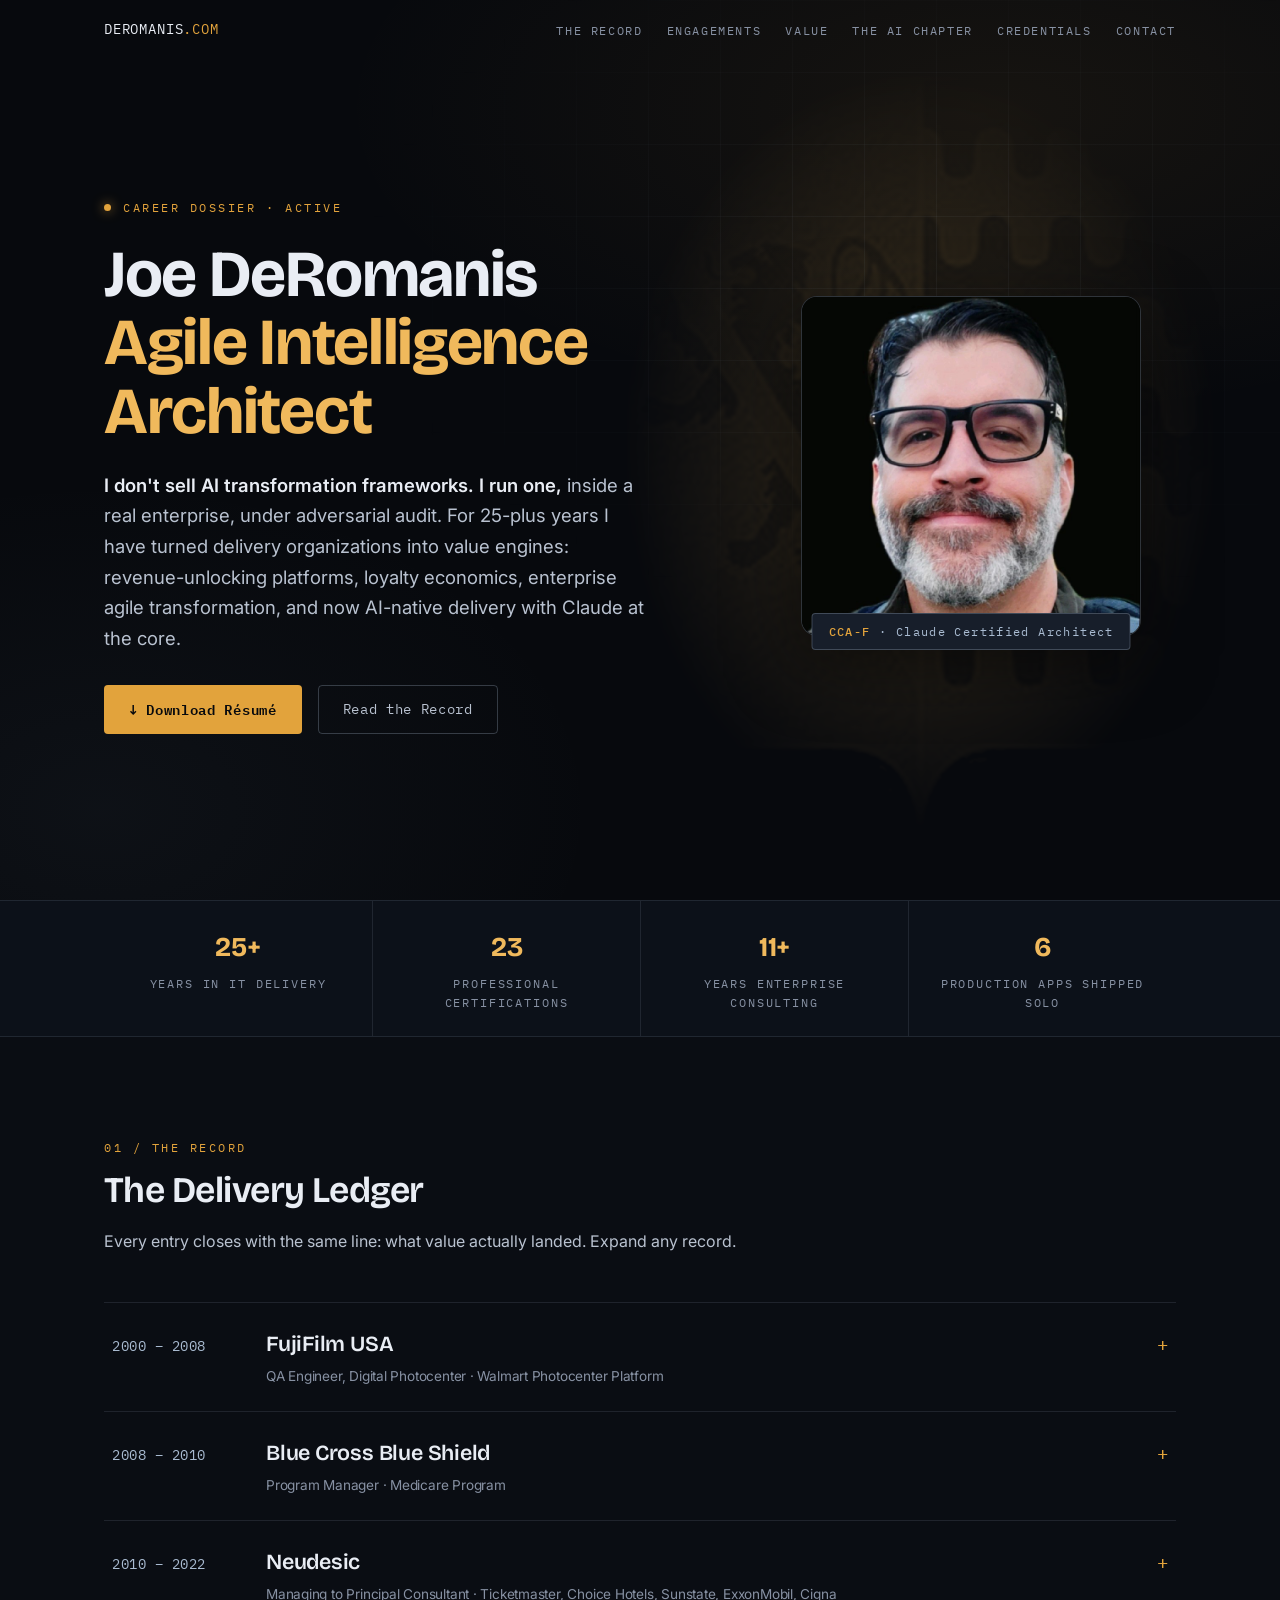
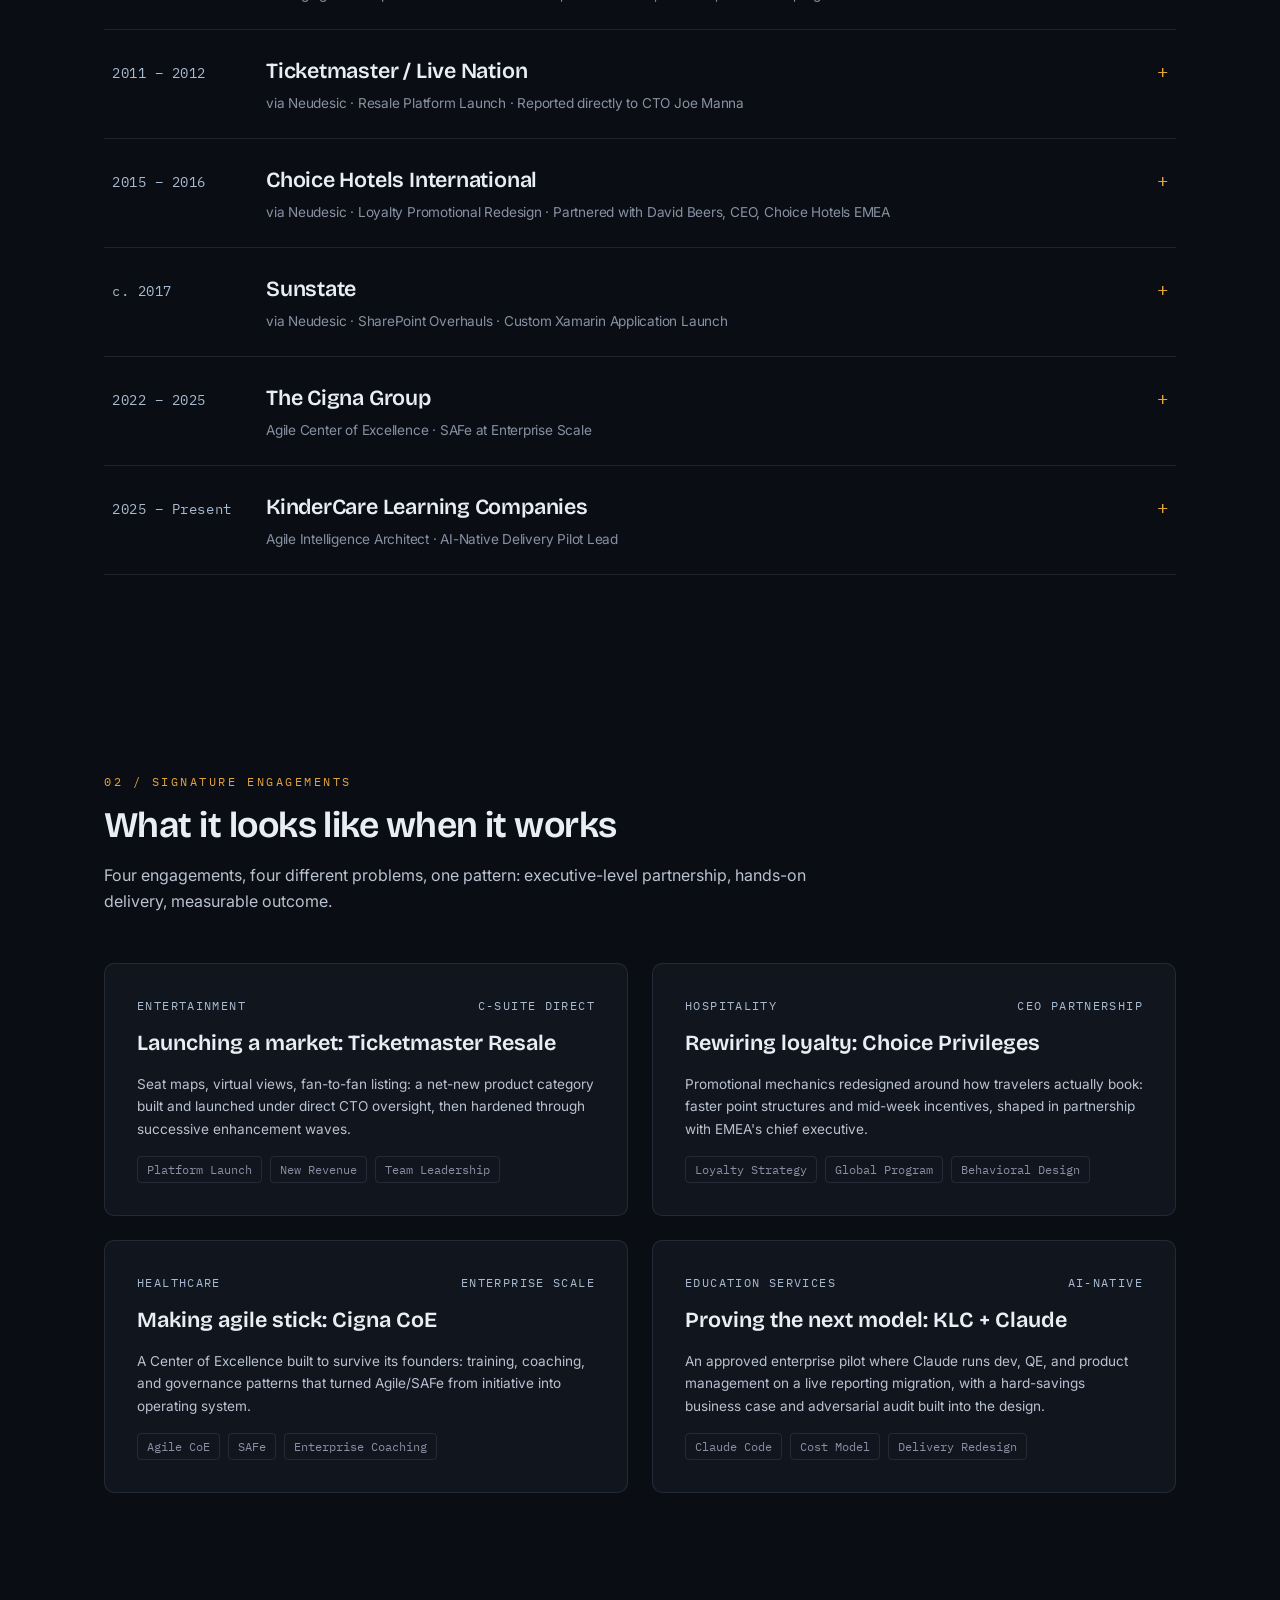
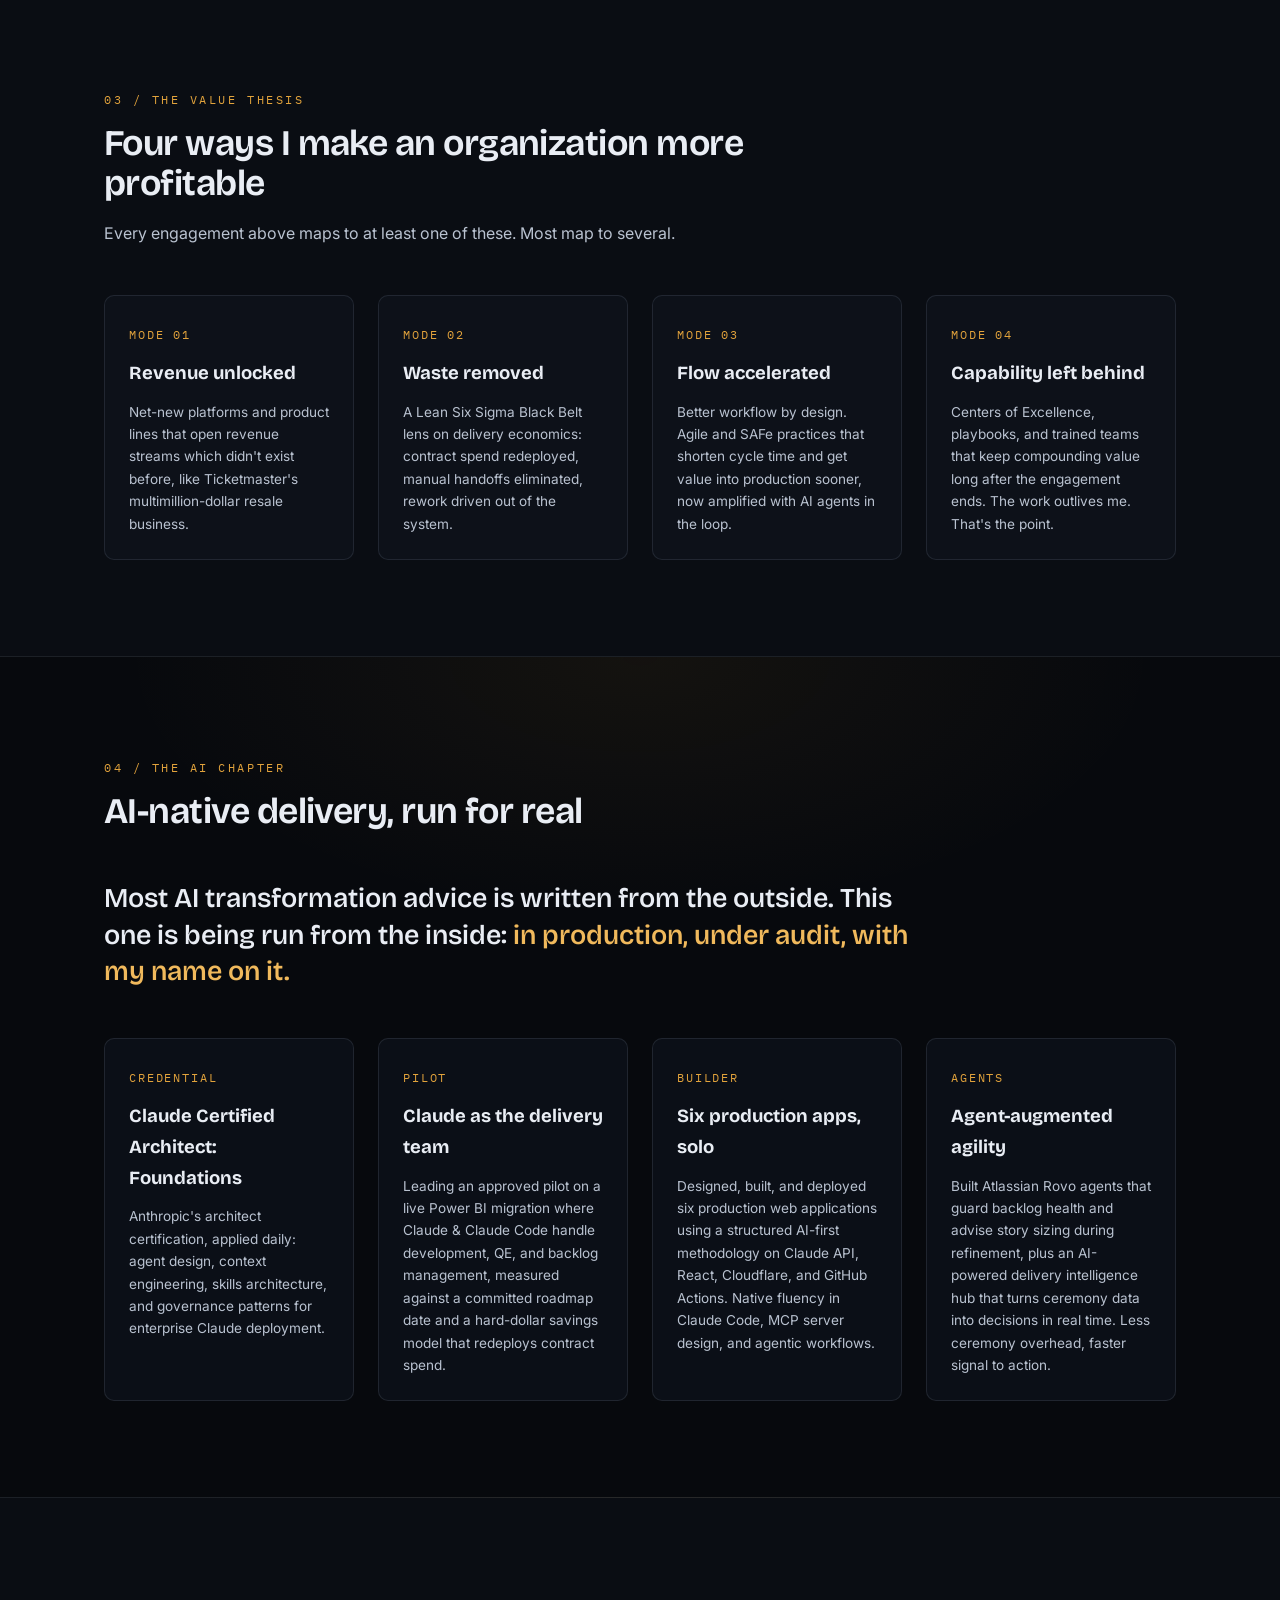
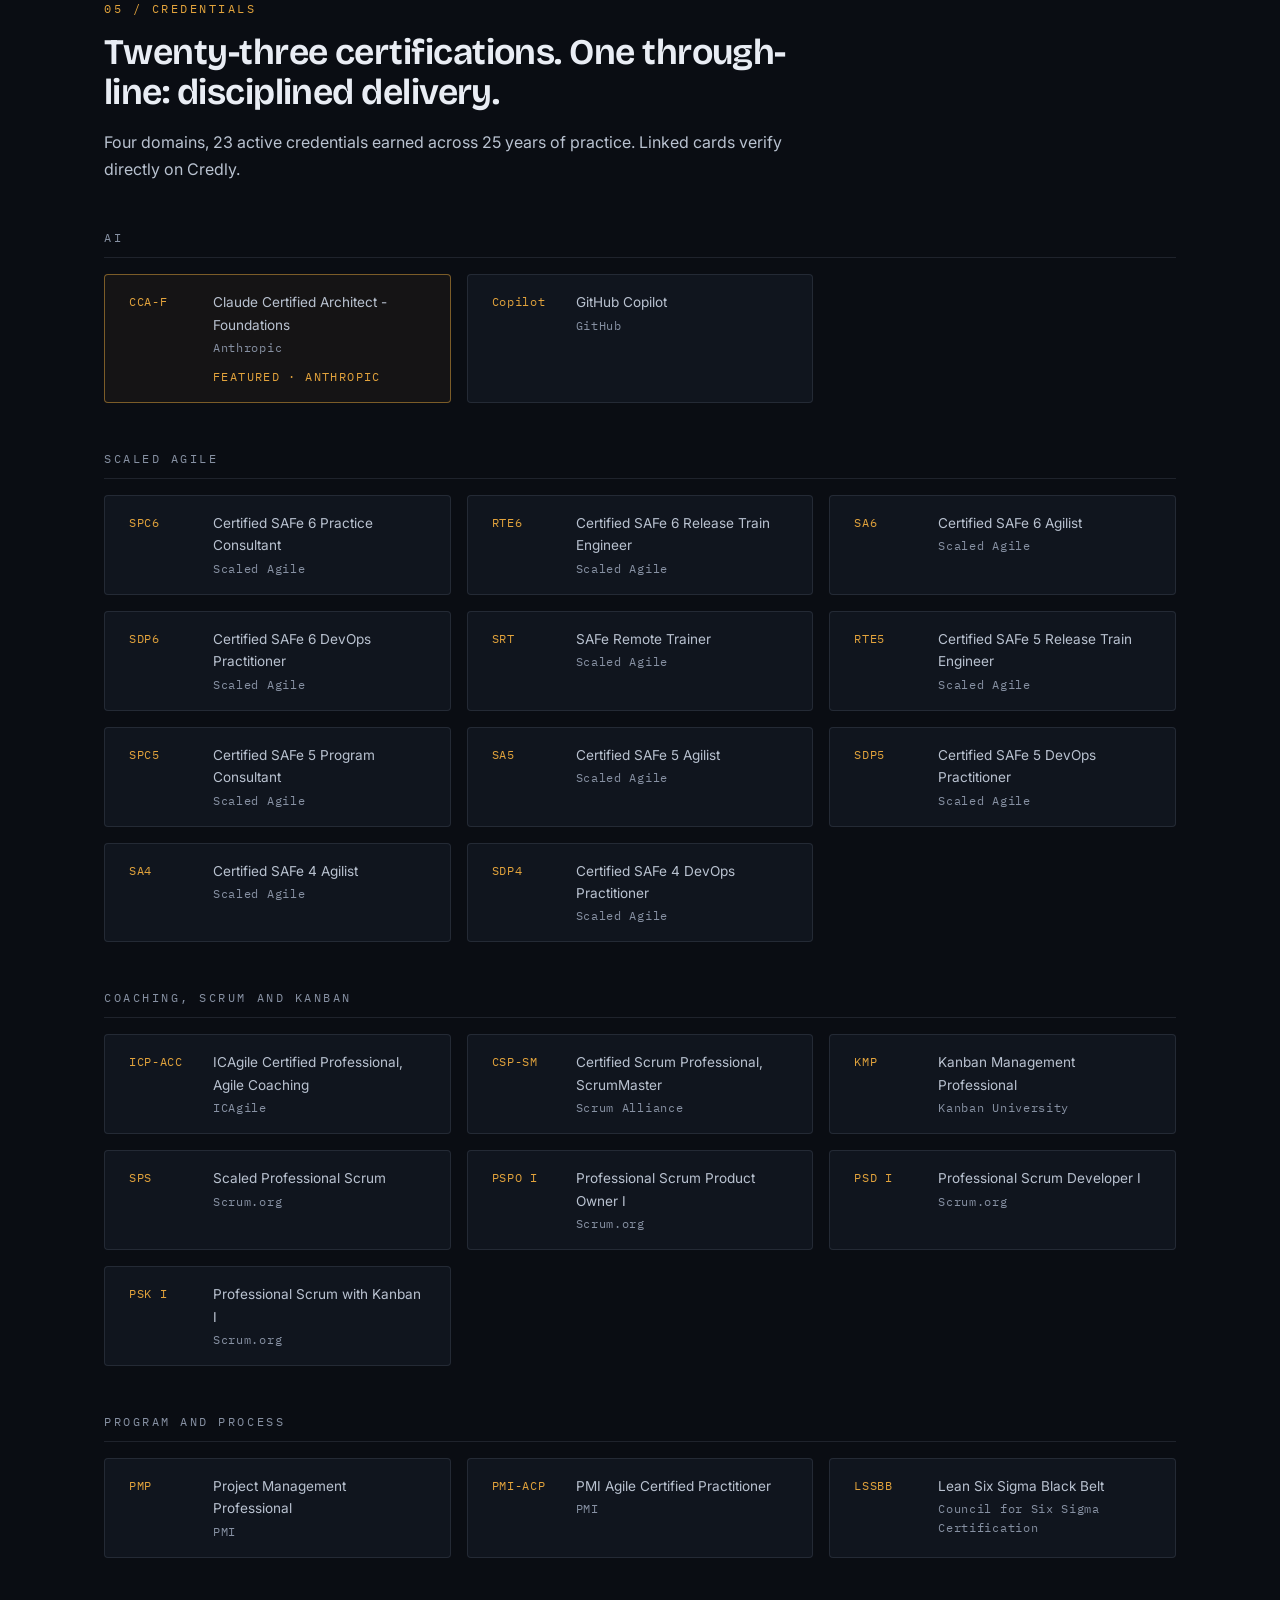
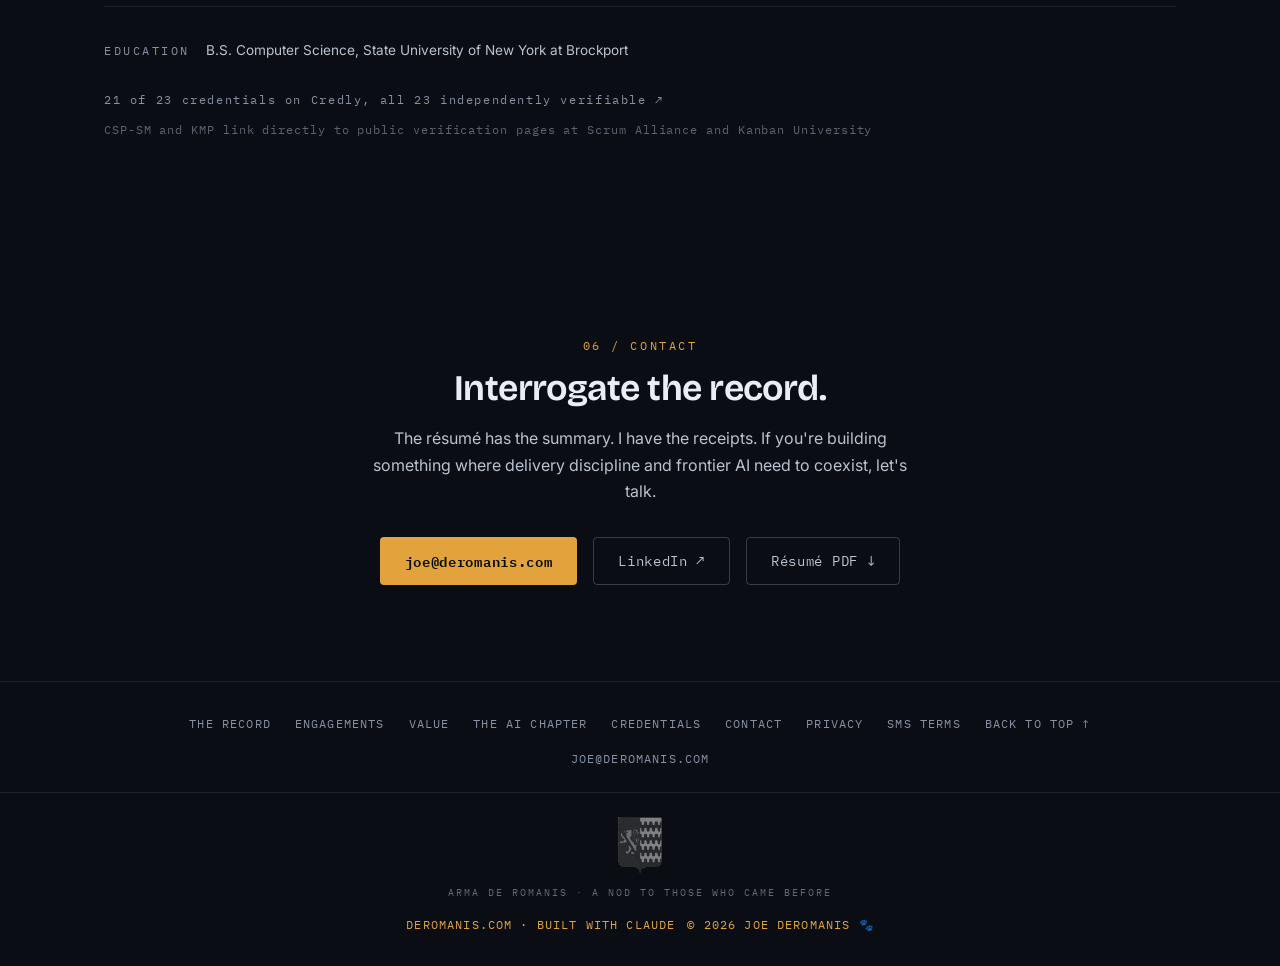
<file: index.html>
<!DOCTYPE html>
<html lang="en">
<head>
  <meta charset="UTF-8">
  <meta name="viewport" content="width=device-width, initial-scale=1.0">
  <title>Joe DeRomanis | Claude Certified Architect and Agile Intelligence Architect</title>
  <meta name="description" content="Claude Certified Architect (Anthropic, early cohort) and enterprise Agile transformation leader. 25+ years of measurable value: from launching Ticketmaster's resale platform to running AI-native delivery with Claude inside a real enterprise.">
  <link rel="preconnect" href="https://fonts.googleapis.com">
  <link rel="preconnect" href="https://fonts.gstatic.com" crossorigin>
  <link href="https://fonts.googleapis.com/css2?family=Bricolage+Grotesque:opsz,wght@12..96,400..800&family=IBM+Plex+Mono:wght@400;500&family=Inter:wght@400;500;600&display=swap" rel="stylesheet">
  <link rel="canonical" href="https://deromanis.com/">
  <meta name="robots" content="index, follow">
  <meta name="author" content="Joe DeRomanis">
  <meta property="og:type" content="profile">
  <meta property="og:title" content="Joe DeRomanis | Agile Intelligence Architect | Claude Certified Architect">
  <meta property="og:description" content="Enterprise AI + Agile transformation leader. Claude Certified Architect (Anthropic, early cohort). 25+ years turning delivery organizations into value engines.">
  <meta property="og:url" content="https://deromanis.com/">
  <meta property="og:image" content="https://deromanis.com/assets/joe.jpg">
  <meta name="twitter:card" content="summary_large_image">
  <meta name="twitter:title" content="Joe DeRomanis | Agile Intelligence Architect | Claude Certified Architect">
  <meta name="twitter:image" content="https://deromanis.com/assets/joe.jpg">
  <link rel="icon" href="data:image/svg+xml,%3Csvg xmlns='http://www.w3.org/2000/svg' viewBox='0 0 32 32'%3E%3Crect width='32' height='32' rx='6' fill='%230A0D13'/%3E%3Ctext x='16' y='22' font-family='monospace' font-size='14' fill='%23E2A33C' text-anchor='middle'%3EJD%3C/text%3E%3C/svg%3E">
  <script type="application/ld+json">
  {
    "@context": "https://schema.org",
    "@type": "Person",
    "name": "Joe DeRomanis",
    "url": "https://deromanis.com",
    "image": "https://deromanis.com/assets/joe.jpg",
    "jobTitle": "Agile Intelligence Architect",
    "worksFor": { "@type": "Organization", "name": "KinderCare Learning Companies" },
    "alumniOf": { "@type": "CollegeOrUniversity", "name": "State University of New York at Brockport" },
    "email": "mailto:joe@deromanis.com",
    "address": { "@type": "PostalAddress", "addressRegion": "AZ", "addressCountry": "US" },
    "sameAs": [
      "https://www.linkedin.com/in/joederomanis/",
      "https://www.credly.com/users/joseph-deromanis/badges"
    ],
    "hasCredential": [
      { "@type": "EducationalOccupationalCredential", "name": "Claude Certified Architect - Foundations (CCA-F)", "credentialCategory": "certification", "recognizedBy": { "@type": "Organization", "name": "Anthropic" } },
      { "@type": "EducationalOccupationalCredential", "name": "SAFe Practice Consultant (SPC6)", "credentialCategory": "certification" },
      { "@type": "EducationalOccupationalCredential", "name": "Project Management Professional (PMP)", "credentialCategory": "certification" },
      { "@type": "EducationalOccupationalCredential", "name": "Lean Six Sigma Black Belt", "credentialCategory": "certification" }
    ],
    "knowsAbout": ["Claude", "Anthropic API", "Model Context Protocol", "Agentic Workflows", "AI Governance", "Agile Transformation", "SAFe", "Delivery Analytics"]
  }
  </script>
  <link rel="stylesheet" href="styles.css">
</head>
<body>

<nav class="nav" id="nav">
  <div class="nav-inner">
    <a class="nav-mark" href="#top">DEROMANIS<span>.COM</span></a>
    <ul class="nav-links">
      <li><a href="#record">The Record</a></li>
      <li><a href="#engagements">Engagements</a></li>
      <li><a href="#value">Value</a></li>
      <li><a href="#ai">The AI Chapter</a></li>
      <li><a href="#certs">Credentials</a></li>
      <li><a href="#contact">Contact</a></li>
    </ul>
    <button class="nav-hamburger" aria-label="Open navigation" aria-expanded="false" aria-controls="mobile-nav-panel">
      <svg width="22" height="16" viewBox="0 0 22 16" fill="none" aria-hidden="true">
        <rect x="0" y="0" width="22" height="2" rx="1" fill="currentColor"/>
        <rect x="0" y="7" width="22" height="2" rx="1" fill="currentColor"/>
        <rect x="0" y="14" width="22" height="2" rx="1" fill="currentColor"/>
      </svg>
    </button>
  </div>
  <div class="mobile-nav-panel" id="mobile-nav-panel" aria-hidden="true">
    <div class="mobile-nav-inner">
      <ul>
        <li><a href="#record">The Record</a></li>
        <li><a href="#engagements">Engagements</a></li>
        <li><a href="#value">Value</a></li>
        <li><a href="#ai">The AI Chapter</a></li>
        <li><a href="#certs">Credentials</a></li>
        <li><a href="#contact">Contact</a></li>
      </ul>
    </div>
  </div>
</nav>

<!-- ═══ HERO ═══ -->
<header class="hero" id="top">
  <!-- Family arms: armoriale.it, "Coa fam ITA de romanis", CC BY-NC-SA 3.0 -->
  <img class="crest-watermark" src="assets/crest-modern-mono.png" alt="" aria-hidden="true" decoding="async">
  <div class="container hero-grid">
    <div>
      <div class="hero-kicker">
        <span class="dot" aria-hidden="true"></span>
        <span class="eyebrow">Career Dossier · Active</span>
      </div>
      <h1 class="h-display">Joe DeRomanis<br><em>Agile Intelligence Architect</em></h1>
      <p class="hero-thesis">
        <strong>I don't sell AI transformation frameworks. I run one,</strong> inside a real
        enterprise, under adversarial audit. For 25-plus years I have turned delivery
        organizations into value engines: revenue-unlocking platforms, loyalty economics,
        enterprise agile transformation, and now AI-native delivery with Claude at the core.
      </p>
      <div class="hero-actions">
        <a class="btn btn-primary" href="assets/Joe-DeRomanis-Resume.pdf" download>↓ Download Résumé</a>
        <a class="btn btn-ghost" href="#record">Read the Record</a>
      </div>
    </div>
    <div class="portrait-frame">
      <img src="assets/joe.jpg" alt="Joe DeRomanis" width="340" height="340">
      <div class="portrait-tag"><b>CCA-F</b> · Claude Certified Architect</div>
    </div>
  </div>
</header>

<!-- ═══ TELEMETRY ═══ -->
<div class="telemetry">
  <div class="container telemetry-grid">
    <div class="telemetry-cell"><div class="telemetry-num" data-count="25" data-suffix="+">0</div><div class="telemetry-label">Years in IT Delivery</div></div>
    <div class="telemetry-cell"><div class="telemetry-num" data-count="23">0</div><div class="telemetry-label">Professional Certifications</div></div>
    <div class="telemetry-cell"><div class="telemetry-num" data-count="11" data-suffix="+">0</div><div class="telemetry-label">Years Enterprise Consulting</div></div>
    <div class="telemetry-cell"><div class="telemetry-num" data-count="6">0</div><div class="telemetry-label">Production Apps Shipped Solo</div></div>
  </div>
</div>

<!-- ═══ THE RECORD (Delivery Ledger) ═══ -->
<section id="record">
  <div class="container">
    <div class="section-head reveal">
      <span class="eyebrow">01 / The Record</span>
      <h2 class="h-section">The Delivery Ledger</h2>
      <p class="section-lede">Every entry closes with the same line: what value actually landed.
      Expand any record.</p>
    </div>

    <div class="ledger reveal">

      <div class="ledger-entry">
        <button class="ledger-row" aria-expanded="false">
          <span class="ledger-years">2000 – 2008</span>
          <span class="ledger-title">FujiFilm USA<small>QA Engineer, Digital Photocenter · Walmart Photocenter Platform</small></span>
          <span class="ledger-toggle" aria-hidden="true">+</span>
        </button>
        <div class="ledger-body"><div class="ledger-body-inner">
          <div class="ledger-detail">
            <span class="ledger-spacer"></span>
            <div>
              <p>Led testing for the Walmart Photocenter platform: one of retail's earliest
              large-scale web-to-print services, letting millions of customers order digital
              photos online for physical fulfillment years before "omnichannel" had a name.
              Owned quality across the entire chain, from the web ordering experience through
              physical lab production, ensuring what came out of the lab matched what the
              customer ordered on screen.</p>
              <div class="value-line">Quality discipline for groundbreaking digital-to-physical commerce at national retail scale: the engineering foundation everything since is built on.</div>
            </div>
          </div>
        </div></div>
      </div>

      <div class="ledger-entry">
        <button class="ledger-row" aria-expanded="false">
          <span class="ledger-years">2008 – 2010</span>
          <span class="ledger-title">Blue Cross Blue Shield<small>Program Manager · Medicare Program</small></span>
          <span class="ledger-toggle" aria-hidden="true">+</span>
        </button>
        <div class="ledger-body"><div class="ledger-body-inner">
          <div class="ledger-detail">
            <span class="ledger-spacer"></span>
            <div>
              <p>Managed a Medicare program in one of the most regulation-dense environments in
              American business, keeping the delivery team continuously aligned with nationwide
              CMS and state-level policy updates while holding schedule, scope, and stakeholder
              trust. First exposure to what became a career pattern: delivering inside
              regulated healthcare, later extended at Cigna.</p>
              <div class="value-line">A compliance-heavy program kept on track through constant regulatory change: program management under real constraint.</div>
            </div>
          </div>
        </div></div>
      </div>

      <div class="ledger-entry">
        <button class="ledger-row" aria-expanded="false">
          <span class="ledger-years">2010 – 2022</span>
          <span class="ledger-title">Neudesic<small>Managing to Principal Consultant · Ticketmaster, Choice Hotels, Sunstate, ExxonMobil, Cigna</small></span>
          <span class="ledger-toggle" aria-hidden="true">+</span>
        </button>
        <div class="ledger-body"><div class="ledger-body-inner">
          <div class="ledger-detail">
            <span class="ledger-spacer"></span>
            <div>
              <p>More than a decade across the enterprise consulting spectrum, from delivery lead to
              principal, serving Fortune-scale clients in entertainment, hospitality, energy,
              equipment services, and healthcare. Both sides of the table: I've sold the work,
              scoped the work, staffed the work, and been personally accountable for the P&amp;L
              of the work landing. The three engagements below are drawn from this era.</p>
              <div class="value-line">A repeatable pattern clients renewed year after year: walk into their hardest delivery problem, leave behind a working platform, a stronger team, and a cleaner cost structure.</div>
            </div>
          </div>
        </div></div>
      </div>

      <div class="ledger-entry">
        <button class="ledger-row" aria-expanded="false">
          <span class="ledger-years">2011 – 2012</span>
          <span class="ledger-title">Ticketmaster / Live Nation<small>via Neudesic · Resale Platform Launch · Reported directly to CTO Joe Manna</small></span>
          <span class="ledger-toggle" aria-hidden="true">+</span>
        </button>
        <div class="ledger-body"><div class="ledger-body-inner">
          <div class="ledger-detail">
            <span class="ledger-spacer"></span>
            <div>
              <p>Led the consulting team that launched Ticketmaster's resale platform, a
              ground-up build of capabilities that didn't exist anywhere in the company:
              interactive seat mapping, virtual seat views, and fan-to-fan listing. Delivered
              under direct CTO visibility, then drove refinement and enhancement cycles
              post-launch through 2012 and beyond.</p>
              <div class="value-line">Multimillion-dollar resale revenue stream unlocked; net-new product line for the market leader in live entertainment.</div>
            </div>
          </div>
        </div></div>
      </div>

      <div class="ledger-entry">
        <button class="ledger-row" aria-expanded="false">
          <span class="ledger-years">2015 – 2016</span>
          <span class="ledger-title">Choice Hotels International<small>via Neudesic · Loyalty Promotional Redesign · Partnered with David Beers, CEO, Choice Hotels EMEA</small></span>
          <span class="ledger-toggle" aria-hidden="true">+</span>
        </button>
        <div class="ledger-body"><div class="ledger-body-inner">
          <div class="ledger-detail">
            <span class="ledger-spacer"></span>
            <div>
              <p>Drove a large-scale redesign of the Choice Privileges promotional engine,
              introducing faster point-earning structures and mid-week stay incentives to shift
              booking behavior where hotels needed it most. Worked shoulder-to-shoulder with
              Choice Hotels EMEA chief executive David Beers to align program mechanics with
              revenue strategy across markets.</p>
              <div class="value-line">Loyalty program re-architected to drive mid-week occupancy and accelerate member engagement across a global hotel network.</div>
            </div>
          </div>
        </div></div>
      </div>

      <div class="ledger-entry">
        <button class="ledger-row" aria-expanded="false">
          <span class="ledger-years">c. 2017</span>
          <span class="ledger-title">Sunstate<small>via Neudesic · SharePoint Overhauls · Custom Xamarin Application Launch</small></span>
          <span class="ledger-toggle" aria-hidden="true">+</span>
        </button>
        <div class="ledger-body"><div class="ledger-body-inner">
          <div class="ledger-detail">
            <span class="ledger-spacer"></span>
            <div>
              <p>Led back-to-back modernization efforts for a major Arizona client: full
              SharePoint platform overhauls, followed by the launch of a custom application
              built with Xamarin that put integrated workflows directly in customers' hands
              instead of behind internal process walls.</p>
              <div class="value-line">Measurably stronger customer experience: a modernized collaboration platform plus a custom app with workflows integrated end to end, cutting manual handoffs out of the process.</div>
            </div>
          </div>
        </div></div>
      </div>

      <div class="ledger-entry">
        <button class="ledger-row" aria-expanded="false">
          <span class="ledger-years">2022 – 2025</span>
          <span class="ledger-title">The Cigna Group<small>Agile Center of Excellence · SAFe at Enterprise Scale</small></span>
          <span class="ledger-toggle" aria-hidden="true">+</span>
        </button>
        <div class="ledger-body"><div class="ledger-body-inner">
          <div class="ledger-detail">
            <span class="ledger-spacer"></span>
            <div>
              <p>Stood up the Agile Center of Excellence for one of the largest health services
              companies in the world, building the training curriculum, coaching practice, and
              governance patterns that made Agile and SAFe stick beyond the workshop room.
              Best practice wasn't a binder; it was enforced in how teams actually ran. Retained
              directly by the client after the consulting engagement ended, converting a
              12-year consulting relationship into a multi-year direct role.</p>
              <div class="value-line">An enterprise CoE that outlived its founders: agile practice institutionalized across the organization, with faster flow and less rework as the operating norm.</div>
            </div>
          </div>
        </div></div>
      </div>

      <div class="ledger-entry">
        <button class="ledger-row" aria-expanded="false">
          <span class="ledger-years">2025 – Present</span>
          <span class="ledger-title">KinderCare Learning Companies<small>Agile Intelligence Architect · AI-Native Delivery Pilot Lead</small></span>
          <span class="ledger-toggle" aria-hidden="true">+</span>
        </button>
        <div class="ledger-body"><div class="ledger-body-inner">
          <div class="ledger-detail">
            <span class="ledger-spacer"></span>
            <div>
              <p>Pioneered enterprise Claude adoption with CIO-level sponsorship: authored the
              security risk analysis, licensing strategy, and rollout plan end to end. Shipped a
              production AI delivery intelligence platform (Claude + Atlassian MCP + live Jira,
              Confluence, and Slack data) that replaced roughly 4 hours of manual sprint
              reporting per cycle with on-demand executive artifacts. Corrected velocity
              reporting that had been understated by up to 60%, restoring leadership trust in
              program metrics. Now leading an approved pilot where Claude and Claude Code run
              dev, QE, and product management on a live reporting migration, backed by a
              hard-savings cost model and sponsor-commissioned adversarial spot checks.</p>
              <div class="value-line">Enterprise-approved AI-native delivery pilot with a hard-dollar savings case: contract spend redeployed, roadmap dates beaten by design, and a playbook built to scale on success.</div>
            </div>
          </div>
        </div></div>
      </div>

    </div>
  </div>
</section>

<!-- ═══ SIGNATURE ENGAGEMENTS ═══ -->
<section id="engagements">
  <div class="container">
    <div class="section-head reveal">
      <span class="eyebrow">02 / Signature Engagements</span>
      <h2 class="h-section">What it looks like when it works</h2>
      <p class="section-lede">Four engagements, four different problems, one pattern:
      executive-level partnership, hands-on delivery, measurable outcome.</p>
    </div>
    <div class="eng-grid reveal">
      <article class="eng-card">
        <div class="eng-meta"><span>Entertainment</span><span>C-Suite Direct</span></div>
        <h3>Launching a market: Ticketmaster Resale</h3>
        <p>Seat maps, virtual views, fan-to-fan listing: a net-new product category built and
        launched under direct CTO oversight, then hardened through successive enhancement waves.</p>
        <div class="eng-tags"><span class="tag">Platform Launch</span><span class="tag">New Revenue</span><span class="tag">Team Leadership</span></div>
      </article>
      <article class="eng-card">
        <div class="eng-meta"><span>Hospitality</span><span>CEO Partnership</span></div>
        <h3>Rewiring loyalty: Choice Privileges</h3>
        <p>Promotional mechanics redesigned around how travelers actually book: faster point
        structures and mid-week incentives, shaped in partnership with EMEA's chief executive.</p>
        <div class="eng-tags"><span class="tag">Loyalty Strategy</span><span class="tag">Global Program</span><span class="tag">Behavioral Design</span></div>
      </article>
      <article class="eng-card">
        <div class="eng-meta"><span>Healthcare</span><span>Enterprise Scale</span></div>
        <h3>Making agile stick: Cigna CoE</h3>
        <p>A Center of Excellence built to survive its founders: training, coaching, and
        governance patterns that turned Agile/SAFe from initiative into operating system.</p>
        <div class="eng-tags"><span class="tag">Agile CoE</span><span class="tag">SAFe</span><span class="tag">Enterprise Coaching</span></div>
      </article>
      <article class="eng-card">
        <div class="eng-meta"><span>Education Services</span><span>AI-Native</span></div>
        <h3>Proving the next model: KLC + Claude</h3>
        <p>An approved enterprise pilot where Claude runs dev, QE, and product management on a
        live reporting migration, with a hard-savings business case and adversarial audit
        built into the design.</p>
        <div class="eng-tags"><span class="tag">Claude Code</span><span class="tag">Cost Model</span><span class="tag">Delivery Redesign</span></div>
      </article>
    </div>
  </div>
</section>


<!-- ═══ VALUE THESIS ═══ -->
<section id="value">
  <div class="container">
    <div class="section-head reveal">
      <span class="eyebrow">03 / The Value Thesis</span>
      <h2 class="h-section">Four ways I make an organization more profitable</h2>
      <p class="section-lede">Every engagement above maps to at least one of these. Most map to several.</p>
    </div>
    <div class="ai-grid value-grid reveal">
      <div class="ai-card">
        <span class="mono-index">MODE 01</span>
        <h3>Revenue unlocked</h3>
        <p>Net-new platforms and product lines that open revenue streams which didn't exist
        before, like Ticketmaster's multimillion-dollar resale business.</p>
      </div>
      <div class="ai-card">
        <span class="mono-index">MODE 02</span>
        <h3>Waste removed</h3>
        <p>A Lean Six Sigma Black Belt lens on delivery economics: contract spend redeployed,
        manual handoffs eliminated, rework driven out of the system.</p>
      </div>
      <div class="ai-card">
        <span class="mono-index">MODE 03</span>
        <h3>Flow accelerated</h3>
        <p>Better workflow by design. Agile and SAFe practices that shorten cycle time and get
        value into production sooner, now amplified with AI agents in the loop.</p>
      </div>
      <div class="ai-card">
        <span class="mono-index">MODE 04</span>
        <h3>Capability left behind</h3>
        <p>Centers of Excellence, playbooks, and trained teams that keep compounding value
        long after the engagement ends. The work outlives me. That's the point.</p>
      </div>
    </div>
  </div>
</section>

<!-- ═══ THE AI CHAPTER ═══ -->
<section class="ai-chapter" id="ai">
  <div class="container">
    <div class="section-head reveal">
      <span class="eyebrow">04 / The AI Chapter</span>
      <h2 class="h-section">AI-native delivery, run for real</h2>
    </div>
    <p class="ai-quote reveal">Most AI transformation advice is written from the outside.
    This one is being run from the inside: <em>in production, under audit, with my name on it.</em></p>
    <div class="ai-grid value-grid reveal">
      <div class="ai-card">
        <span class="mono-index">CREDENTIAL</span>
        <h3>Claude Certified Architect: Foundations</h3>
        <p>Anthropic's architect certification, applied daily: agent design, context engineering,
        skills architecture, and governance patterns for enterprise Claude deployment.</p>
      </div>
      <div class="ai-card">
        <span class="mono-index">PILOT</span>
        <h3>Claude as the delivery team</h3>
        <p>Leading an approved pilot on a live Power BI migration where Claude &amp; Claude Code
        handle development, QE, and backlog management, measured against a committed roadmap
        date and a hard-dollar savings model that redeploys contract spend.</p>
      </div>
      <div class="ai-card">
        <span class="mono-index">BUILDER</span>
        <h3>Six production apps, solo</h3>
        <p>Designed, built, and deployed six production web applications using a structured
        AI-first methodology on Claude API, React, Cloudflare, and GitHub Actions. Native
        fluency in Claude Code, MCP server design, and agentic workflows.</p>
      </div>
      <div class="ai-card">
        <span class="mono-index">AGENTS</span>
        <h3>Agent-augmented agility</h3>
        <p>Built Atlassian Rovo agents that guard backlog health and advise story sizing during
        refinement, plus an AI-powered delivery intelligence hub that turns ceremony data into
        decisions in real time. Less ceremony overhead, faster signal to action.</p>
      </div>
    </div>
  </div>
</section>

<!-- ═══ CREDENTIALS ═══ -->
<section id="certs">
  <div class="container">
    <div class="section-head reveal">
      <span class="eyebrow">05 / Credentials</span>
      <h2 class="h-section">Twenty-three certifications. One through-line: disciplined delivery.</h2>
      <p class="section-lede">Four domains, 23 active credentials earned across 25 years of practice. Linked cards verify directly on Credly.</p>
    </div>

    <div class="cert-wall reveal">

      <!-- AI -->
      <div class="cert-group">
        <button class="cert-group-label" aria-expanded="true">AI<span class="cert-count"></span><span class="cert-group-toggle" aria-hidden="true">+</span></button>
        <div class="cert-group-cards">
          <a class="cert cert-link featured" href="https://www.credly.com/users/joseph-deromanis/badges" target="_blank" rel="noopener">
            <span class="cert-abbr">CCA-F</span>
            <span class="cert-info">
              <span class="cert-name">Claude Certified Architect - Foundations</span>
              <span class="cert-issuer">Anthropic</span>
              <span class="cert-tag">FEATURED · ANTHROPIC</span>
            </span>
            <span class="cert-arrow" aria-hidden="true">↗</span>
          </a>
          <a class="cert cert-link" href="https://www.credly.com/users/joseph-deromanis/badges" target="_blank" rel="noopener">
            <span class="cert-abbr">Copilot</span>
            <span class="cert-info">
              <span class="cert-name">GitHub Copilot</span>
              <span class="cert-issuer">GitHub</span>
            </span>
            <span class="cert-arrow" aria-hidden="true">↗</span>
          </a>
        </div>
      </div>

      <!-- SCALED AGILE -->
      <div class="cert-group">
        <button class="cert-group-label" aria-expanded="false">SCALED AGILE<span class="cert-count"></span><span class="cert-group-toggle" aria-hidden="true">+</span></button>
        <div class="cert-group-cards">
          <a class="cert cert-link" href="https://www.credly.com/users/joseph-deromanis/badges" target="_blank" rel="noopener">
            <span class="cert-abbr">SPC6</span>
            <span class="cert-info">
              <span class="cert-name">Certified SAFe 6 Practice Consultant</span>
              <span class="cert-issuer">Scaled Agile</span>
            </span>
            <span class="cert-arrow" aria-hidden="true">↗</span>
          </a>
          <a class="cert cert-link" href="https://www.credly.com/users/joseph-deromanis/badges" target="_blank" rel="noopener">
            <span class="cert-abbr">RTE6</span>
            <span class="cert-info">
              <span class="cert-name">Certified SAFe 6 Release Train Engineer</span>
              <span class="cert-issuer">Scaled Agile</span>
            </span>
            <span class="cert-arrow" aria-hidden="true">↗</span>
          </a>
          <a class="cert cert-link" href="https://www.credly.com/users/joseph-deromanis/badges" target="_blank" rel="noopener">
            <span class="cert-abbr">SA6</span>
            <span class="cert-info">
              <span class="cert-name">Certified SAFe 6 Agilist</span>
              <span class="cert-issuer">Scaled Agile</span>
            </span>
            <span class="cert-arrow" aria-hidden="true">↗</span>
          </a>
          <a class="cert cert-link" href="https://www.credly.com/users/joseph-deromanis/badges" target="_blank" rel="noopener">
            <span class="cert-abbr">SDP6</span>
            <span class="cert-info">
              <span class="cert-name">Certified SAFe 6 DevOps Practitioner</span>
              <span class="cert-issuer">Scaled Agile</span>
            </span>
            <span class="cert-arrow" aria-hidden="true">↗</span>
          </a>
          <a class="cert cert-link" href="https://www.credly.com/users/joseph-deromanis/badges" target="_blank" rel="noopener">
            <span class="cert-abbr">SRT</span>
            <span class="cert-info">
              <span class="cert-name">SAFe Remote Trainer</span>
              <span class="cert-issuer">Scaled Agile</span>
            </span>
            <span class="cert-arrow" aria-hidden="true">↗</span>
          </a>
          <a class="cert cert-link" href="https://www.credly.com/users/joseph-deromanis/badges" target="_blank" rel="noopener">
            <span class="cert-abbr">RTE5</span>
            <span class="cert-info">
              <span class="cert-name">Certified SAFe 5 Release Train Engineer</span>
              <span class="cert-issuer">Scaled Agile</span>
            </span>
            <span class="cert-arrow" aria-hidden="true">↗</span>
          </a>
          <a class="cert cert-link" href="https://www.credly.com/users/joseph-deromanis/badges" target="_blank" rel="noopener">
            <span class="cert-abbr">SPC5</span>
            <span class="cert-info">
              <span class="cert-name">Certified SAFe 5 Program Consultant</span>
              <span class="cert-issuer">Scaled Agile</span>
            </span>
            <span class="cert-arrow" aria-hidden="true">↗</span>
          </a>
          <a class="cert cert-link" href="https://www.credly.com/users/joseph-deromanis/badges" target="_blank" rel="noopener">
            <span class="cert-abbr">SA5</span>
            <span class="cert-info">
              <span class="cert-name">Certified SAFe 5 Agilist</span>
              <span class="cert-issuer">Scaled Agile</span>
            </span>
            <span class="cert-arrow" aria-hidden="true">↗</span>
          </a>
          <a class="cert cert-link" href="https://www.credly.com/users/joseph-deromanis/badges" target="_blank" rel="noopener">
            <span class="cert-abbr">SDP5</span>
            <span class="cert-info">
              <span class="cert-name">Certified SAFe 5 DevOps Practitioner</span>
              <span class="cert-issuer">Scaled Agile</span>
            </span>
            <span class="cert-arrow" aria-hidden="true">↗</span>
          </a>
          <a class="cert cert-link" href="https://www.credly.com/users/joseph-deromanis/badges" target="_blank" rel="noopener">
            <span class="cert-abbr">SA4</span>
            <span class="cert-info">
              <span class="cert-name">Certified SAFe 4 Agilist</span>
              <span class="cert-issuer">Scaled Agile</span>
            </span>
            <span class="cert-arrow" aria-hidden="true">↗</span>
          </a>
          <a class="cert cert-link" href="https://www.credly.com/users/joseph-deromanis/badges" target="_blank" rel="noopener">
            <span class="cert-abbr">SDP4</span>
            <span class="cert-info">
              <span class="cert-name">Certified SAFe 4 DevOps Practitioner</span>
              <span class="cert-issuer">Scaled Agile</span>
            </span>
            <span class="cert-arrow" aria-hidden="true">↗</span>
          </a>
        </div>
      </div>

      <!-- COACHING, SCRUM AND KANBAN -->
      <div class="cert-group">
        <button class="cert-group-label" aria-expanded="false">COACHING, SCRUM AND KANBAN<span class="cert-count"></span><span class="cert-group-toggle" aria-hidden="true">+</span></button>
        <div class="cert-group-cards">
          <a class="cert cert-link" href="https://www.credly.com/users/joseph-deromanis/badges" target="_blank" rel="noopener">
            <span class="cert-abbr">ICP-ACC</span>
            <span class="cert-info">
              <span class="cert-name">ICAgile Certified Professional, Agile Coaching</span>
              <span class="cert-issuer">ICAgile</span>
            </span>
            <span class="cert-arrow" aria-hidden="true">↗</span>
          </a>
          <a class="cert cert-link" href="https://certification.scrumalliance.org/accounts/281917/certifications/867894" target="_blank" rel="noopener">
            <span class="cert-abbr">CSP-SM</span>
            <span class="cert-info">
              <span class="cert-name">Certified Scrum Professional, ScrumMaster</span>
              <span class="cert-issuer">Scrum Alliance</span>
            </span>
            <span class="cert-arrow" aria-hidden="true">↗</span>
          </a>
          <a class="cert cert-link" href="https://kanban.university/kuapps/user/74787" target="_blank" rel="noopener">
            <span class="cert-abbr">KMP</span>
            <span class="cert-info">
              <span class="cert-name">Kanban Management Professional</span>
              <span class="cert-issuer">Kanban University</span>
            </span>
            <span class="cert-arrow" aria-hidden="true">↗</span>
          </a>
          <a class="cert cert-link" href="https://www.credly.com/users/joseph-deromanis/badges" target="_blank" rel="noopener">
            <span class="cert-abbr">SPS</span>
            <span class="cert-info">
              <span class="cert-name">Scaled Professional Scrum</span>
              <span class="cert-issuer">Scrum.org</span>
            </span>
            <span class="cert-arrow" aria-hidden="true">↗</span>
          </a>
          <a class="cert cert-link" href="https://www.credly.com/users/joseph-deromanis/badges" target="_blank" rel="noopener">
            <span class="cert-abbr">PSPO I</span>
            <span class="cert-info">
              <span class="cert-name">Professional Scrum Product Owner I</span>
              <span class="cert-issuer">Scrum.org</span>
            </span>
            <span class="cert-arrow" aria-hidden="true">↗</span>
          </a>
          <a class="cert cert-link" href="https://www.credly.com/users/joseph-deromanis/badges" target="_blank" rel="noopener">
            <span class="cert-abbr">PSD I</span>
            <span class="cert-info">
              <span class="cert-name">Professional Scrum Developer I</span>
              <span class="cert-issuer">Scrum.org</span>
            </span>
            <span class="cert-arrow" aria-hidden="true">↗</span>
          </a>
          <a class="cert cert-link" href="https://www.credly.com/users/joseph-deromanis/badges" target="_blank" rel="noopener">
            <span class="cert-abbr">PSK I</span>
            <span class="cert-info">
              <span class="cert-name">Professional Scrum with Kanban I</span>
              <span class="cert-issuer">Scrum.org</span>
            </span>
            <span class="cert-arrow" aria-hidden="true">↗</span>
          </a>
        </div>
      </div>

      <!-- PROGRAM AND PROCESS -->
      <div class="cert-group">
        <button class="cert-group-label" aria-expanded="false">PROGRAM AND PROCESS<span class="cert-count"></span><span class="cert-group-toggle" aria-hidden="true">+</span></button>
        <div class="cert-group-cards">
          <a class="cert cert-link" href="https://www.credly.com/users/joseph-deromanis/badges" target="_blank" rel="noopener">
            <span class="cert-abbr">PMP</span>
            <span class="cert-info">
              <span class="cert-name">Project Management Professional</span>
              <span class="cert-issuer">PMI</span>
            </span>
            <span class="cert-arrow" aria-hidden="true">↗</span>
          </a>
          <a class="cert cert-link" href="https://www.credly.com/users/joseph-deromanis/badges" target="_blank" rel="noopener">
            <span class="cert-abbr">PMI-ACP</span>
            <span class="cert-info">
              <span class="cert-name">PMI Agile Certified Practitioner</span>
              <span class="cert-issuer">PMI</span>
            </span>
            <span class="cert-arrow" aria-hidden="true">↗</span>
          </a>
          <a class="cert cert-link" href="https://www.credly.com/users/joseph-deromanis/badges" target="_blank" rel="noopener">
            <span class="cert-abbr">LSSBB</span>
            <span class="cert-info">
              <span class="cert-name">Lean Six Sigma Black Belt</span>
              <span class="cert-issuer">Council for Six Sigma Certification</span>
            </span>
            <span class="cert-arrow" aria-hidden="true">↗</span>
          </a>
        </div>
      </div>

    </div><!-- /.cert-wall -->

    <!-- Education -->
    <div class="cert-education reveal">
      <span class="cert-edu-label">EDUCATION</span>
      <span class="cert-edu-text">B.S. Computer Science, State University of New York at Brockport</span>
    </div>

    <!-- Credly footer -->
    <div class="cert-footer reveal">
      <a href="https://www.credly.com/users/joseph-deromanis/badges" target="_blank" rel="noopener">21 of 23 credentials on Credly, all 23 independently verifiable ↗</a>
      <div class="cert-footer-sub">CSP-SM and KMP link directly to public verification pages at Scrum Alliance and Kanban University</div>
    </div>

  </div>
</section>

<!-- ═══ CONTACT ═══ -->
<section class="contact" id="contact">
  <div class="container reveal">
    <span class="eyebrow">06 / Contact</span>
    <h2 class="h-section">Interrogate the record.</h2>
    <p>The résumé has the summary. I have the receipts. If you're building something where
    delivery discipline and frontier AI need to coexist, let's talk.</p>
    <div class="hero-actions" style="justify-content:center;">
      <a class="btn btn-primary" href="mailto:joe@deromanis.com">joe@deromanis.com</a>
      <a class="btn btn-ghost" href="https://www.linkedin.com/in/joederomanis/" rel="noopener">LinkedIn ↗</a>
      <a class="btn btn-ghost" href="assets/Joe-DeRomanis-Resume.pdf" download>Résumé PDF ↓</a>
    </div>
  </div>
</section>

<footer>
  <div class="footer-nav">
    <div class="footer-nav-links">
      <a href="#record">The Record</a>
      <a href="#engagements">Engagements</a>
      <a href="#value">Value</a>
      <a href="#ai">The AI Chapter</a>
      <a href="#certs">Credentials</a>
      <a href="#contact">Contact</a>
      <a href="/sms/privacy.html">Privacy</a>
      <a href="/sms/terms.html">SMS Terms</a>
      <a href="#top">Back to top &#x2191;</a>
    </div>
    <a href="mailto:joe@deromanis.com" class="footer-email">joe@deromanis.com</a>
  </div>
  <img class="crest-sigil" src="assets/crest-modern.png" alt="Arms of the De Romanis family" title="Arms of the De Romanis family">
  <span class="crest-lineage">Arma De Romanis · A nod to those who came before</span>
  <div class="footer-copy">
    <span class="footer-copy-left">DEROMANIS<span>.COM</span> · BUILT WITH CLAUDE</span>
    <span class="footer-copy-right">© <span id="year"></span> JOE DEROMANIS 🐾</span>
  </div>
</footer>

<script src="app.js"></script>
</body>
</html>
</file>
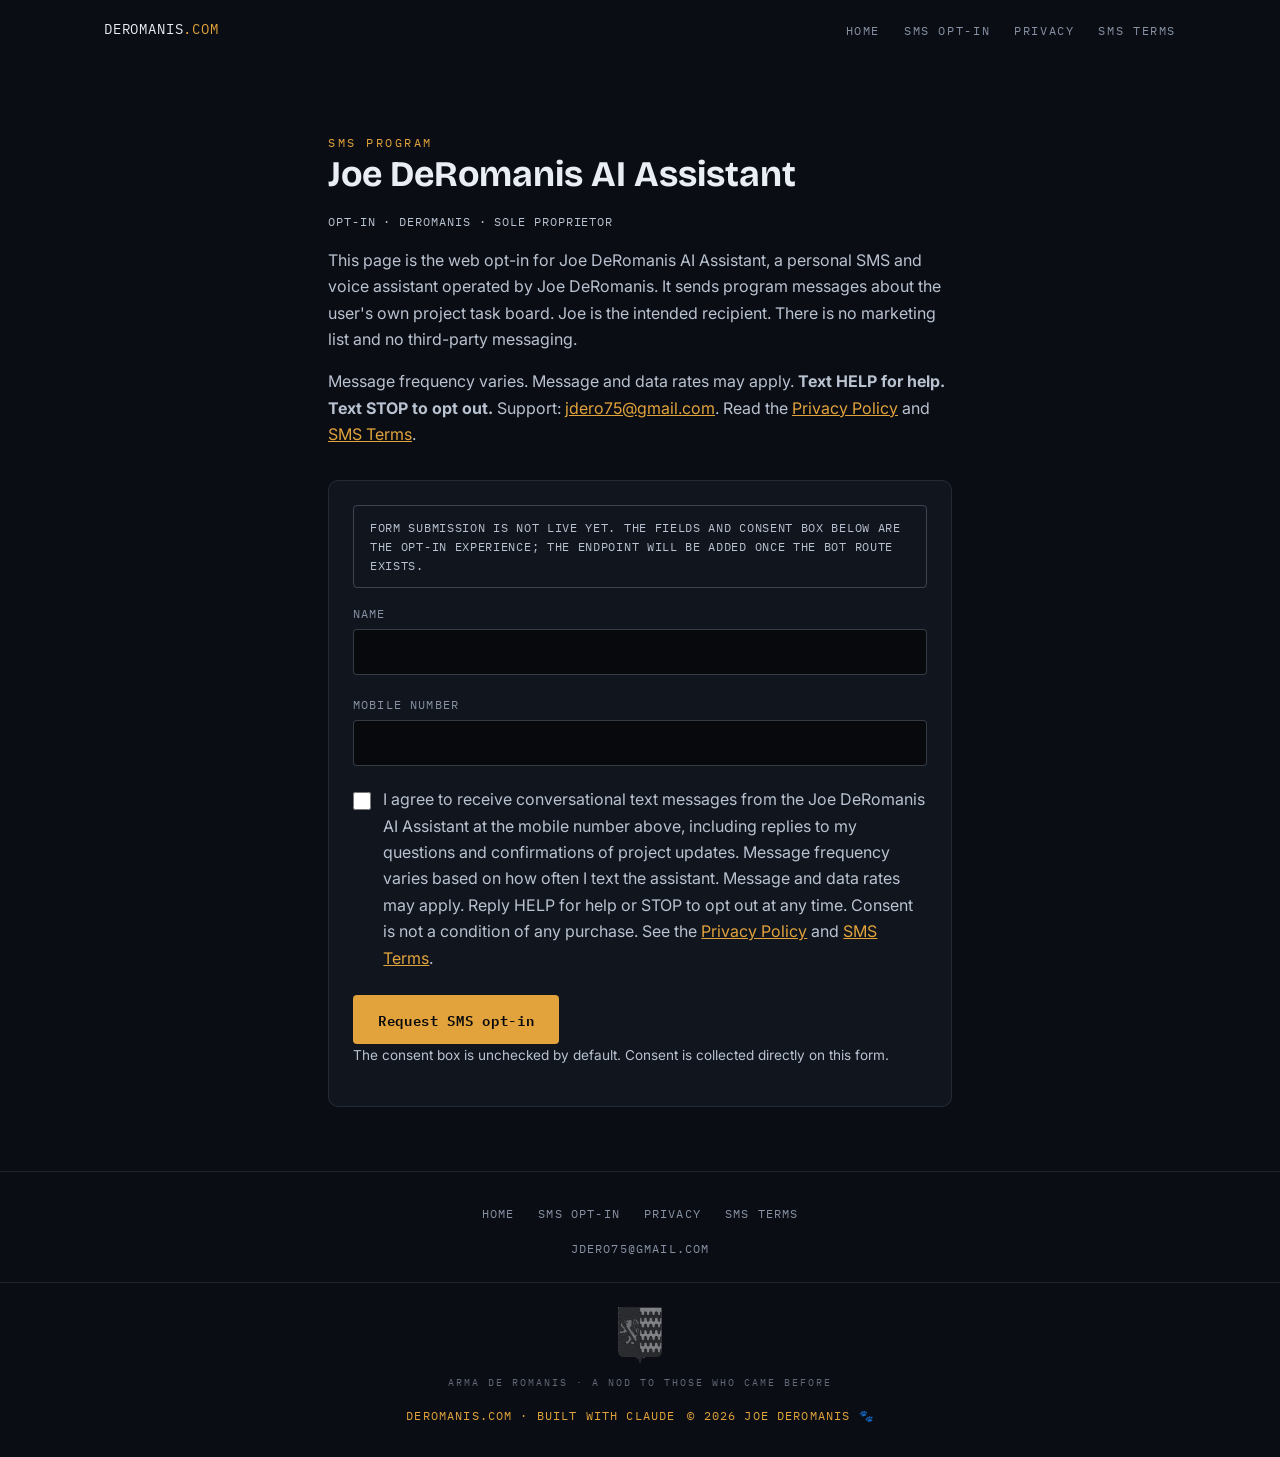
<file: sms/index.html>
<!DOCTYPE html>
<html lang="en">
<head>
  <meta charset="UTF-8">
  <meta name="viewport" content="width=device-width, initial-scale=1.0">
  <link rel="preconnect" href="https://fonts.googleapis.com">
  <link rel="preconnect" href="https://fonts.gstatic.com" crossorigin>
  <link href="https://fonts.googleapis.com/css2?family=Bricolage+Grotesque:opsz,wght@12..96,400..800&family=IBM+Plex+Mono:wght@400;500&family=Inter:wght@400;500;600&display=swap" rel="stylesheet">
  <link rel="icon" href="data:image/svg+xml,%3Csvg xmlns='http://www.w3.org/2000/svg' viewBox='0 0 32 32'%3E%3Crect width='32' height='32' rx='6' fill='%230A0D13'/%3E%3Ctext x='16' y='22' font-family='monospace' font-size='14' fill='%23E2A33C' text-anchor='middle'%3EJD%3C/text%3E%3C/svg%3E">
  <link rel="stylesheet" href="../styles.css">
  <style>
    .legal {
      max-width: 42rem;
      margin: 0 auto;
      padding: calc(6rem + 2rem) 1.5rem 4rem;
    }
    .legal .eyebrow { margin-bottom: 0.75rem; }
    .legal h1 {
      font-family: var(--font-display);
      font-size: var(--text-3xl);
      line-height: 1.15;
      margin: 0 0 1rem;
      color: var(--text);
    }
    .legal h2 {
      font-family: var(--font-display);
      font-size: var(--text-xl);
      margin: 2rem 0 0.75rem;
      color: var(--text);
    }
    .legal p, .legal li, .legal label {
      color: var(--text-soft);
      line-height: 1.65;
    }
    .legal p { margin: 0 0 1rem; }
    .legal a { color: var(--accent); }
    .legal a:hover, .legal a:focus-visible { color: var(--accent-bright); }
    .legal-meta {
      font-family: var(--font-mono);
      font-size: var(--text-xs);
      letter-spacing: 0.08em;
      text-transform: uppercase;
      color: var(--text-muted);
      margin-bottom: 1.5rem;
    }
    .sms-form {
      margin-top: 2rem;
      padding: 1.5rem;
      background: var(--surface);
      border: 1px solid var(--line);
      border-radius: var(--radius-md);
    }
    .sms-form .field { margin-bottom: 1.25rem; display: flex; flex-direction: column; gap: 0.4rem; }
    .sms-form label.field-label {
      font-family: var(--font-mono);
      font-size: var(--text-xs);
      letter-spacing: 0.1em;
      text-transform: uppercase;
      color: var(--text-muted);
    }
    .sms-form input[type="text"],
    .sms-form input[type="tel"] {
      background: var(--bg-deep);
      color: var(--text);
      border: 1px solid var(--line-strong);
      border-radius: var(--radius-sm);
      padding: 0.75rem 0.9rem;
      font-family: var(--font-body);
      font-size: var(--text-base);
    }
    .sms-form input[type="text"]:focus,
    .sms-form input[type="tel"]:focus {
      outline: 2px solid var(--accent);
      outline-offset: 2px;
    }
    .consent-row {
      display: flex;
      gap: 0.75rem;
      align-items: flex-start;
      margin: 1.25rem 0 1.5rem;
    }
    .consent-row input[type="checkbox"] {
      margin-top: 0.35rem;
      width: 1.15rem;
      height: 1.15rem;
      flex-shrink: 0;
      accent-color: var(--accent);
    }
    .form-note {
      font-size: var(--text-sm);
      color: var(--text-muted);
      margin-top: 1rem;
    }
    .placeholder-banner {
      font-family: var(--font-mono);
      font-size: var(--text-xs);
      letter-spacing: 0.06em;
      text-transform: uppercase;
      color: var(--accent);
      border: 1px solid var(--line-strong);
      border-radius: var(--radius-sm);
      padding: 0.75rem 1rem;
      margin-bottom: 1.25rem;
    }
  </style>
  <title>SMS Opt-in | Joe DeRomanis AI Assistant</title>
  <meta name="description" content="Opt in to SMS from Joe DeRomanis AI Assistant. Message frequency varies. Message and data rates may apply.">
  <link rel="canonical" href="https://deromanis.com/sms/">
  <meta name="robots" content="index, follow">
</head>
<body>

<nav class="nav" id="nav">
  <div class="nav-inner">
    <a class="nav-mark" href="/">DEROMANIS<span>.COM</span></a>
    <ul class="nav-links">
      <li><a href="/">Home</a></li>
      <li><a href="/sms/">SMS opt-in</a></li>
      <li><a href="/sms/privacy.html">Privacy</a></li>
      <li><a href="/sms/terms.html">SMS Terms</a></li>
    </ul>
    <button class="nav-hamburger" aria-label="Open navigation" aria-expanded="false" aria-controls="mobile-nav-panel">
      <svg width="22" height="16" viewBox="0 0 22 16" fill="none" aria-hidden="true">
        <rect x="0" y="0" width="22" height="2" rx="1" fill="currentColor"/>
        <rect x="0" y="7" width="22" height="2" rx="1" fill="currentColor"/>
        <rect x="0" y="14" width="22" height="2" rx="1" fill="currentColor"/>
      </svg>
    </button>
  </div>
  <div class="mobile-nav-panel" id="mobile-nav-panel" aria-hidden="true">
    <div class="mobile-nav-inner">
      <ul>
        <li><a href="/">Home</a></li>
        <li><a href="/sms/">SMS opt-in</a></li>
        <li><a href="/sms/privacy.html">Privacy</a></li>
        <li><a href="/sms/terms.html">SMS Terms</a></li>
      </ul>
    </div>
  </div>
</nav>

  <main class="legal">
    <span class="eyebrow">SMS program</span>
    <h1>Joe DeRomanis AI Assistant</h1>
    <p class="legal-meta">Opt-in · Deromanis · Sole proprietor</p>
    <p>This page is the web opt-in for Joe DeRomanis AI Assistant, a personal SMS and voice assistant operated by Joe DeRomanis. It sends program messages about the user's own project task board. Joe is the intended recipient. There is no marketing list and no third-party messaging.</p>
    <p>Message frequency varies. Message and data rates may apply. <strong>Text HELP for help. Text STOP to opt out.</strong> Support: <a href="mailto:jdero75@gmail.com">jdero75@gmail.com</a>. Read the <a href="/sms/privacy.html">Privacy Policy</a> and <a href="/sms/terms.html">SMS Terms</a>.</p>

    <form id="sms-opt-in" class="sms-form" method="post" action="#">
      <!-- PLACEHOLDER form action. Do not point reviewers at this form until a live bot URL exists. On 2026-11-18, https://chassis-personal-line.onrender.com was live but GET and OPTIONS /sms-optin returned 404. When that route exists, set action to that URL (for example https://chassis-personal-line.onrender.com/sms-optin) so reviewers can test the form. -->
      <p class="placeholder-banner">Form submission is not live yet. The fields and consent box below are the opt-in experience; the endpoint will be added once the bot route exists.</p>
      <div class="field">
        <label class="field-label" for="name">Name</label>
        <input id="name" name="name" type="text" autocomplete="name" required>
      </div>
      <div class="field">
        <label class="field-label" for="mobile">Mobile number</label>
        <input id="mobile" name="mobile" type="tel" autocomplete="tel" inputmode="tel" required>
      </div>
      <div class="consent-row">
        <input id="consent" type="checkbox" name="consent" value="yes" required>
        <label for="consent">I agree to receive conversational text messages from the Joe DeRomanis AI Assistant at the mobile number above, including replies to my questions and confirmations of project updates. Message frequency varies based on how often I text the assistant. Message and data rates may apply. Reply HELP for help or STOP to opt out at any time. Consent is not a condition of any purchase. See the <a href="/sms/privacy.html">Privacy Policy</a> and <a href="/sms/terms.html">SMS Terms</a>.</label>
      </div>
      <button type="submit" class="btn btn-primary">Request SMS opt-in</button>
      <p class="form-note">The consent box is unchecked by default. Consent is collected directly on this form.</p>
    </form>
  </main>

<footer>
  <div class="footer-nav">
    <div class="footer-nav-links">
      <a href="/">Home</a>
      <a href="/sms/">SMS opt-in</a>
      <a href="/sms/privacy.html">Privacy</a>
      <a href="/sms/terms.html">SMS Terms</a>
    </div>
    <a href="mailto:jdero75@gmail.com" class="footer-email">jdero75@gmail.com</a>
  </div>
  <img class="crest-sigil" src="../assets/crest-modern.png" alt="Arms of the De Romanis family" title="Arms of the De Romanis family">
  <span class="crest-lineage">Arma De Romanis · A nod to those who came before</span>
  <div class="footer-copy">
    <span class="footer-copy-left">DEROMANIS<span>.COM</span> · BUILT WITH CLAUDE</span>
    <span class="footer-copy-right">© <span id="year"></span> JOE DEROMANIS 🐾</span>
  </div>
</footer>
<script src="../app.js"></script>

</body>
</html>
</file>
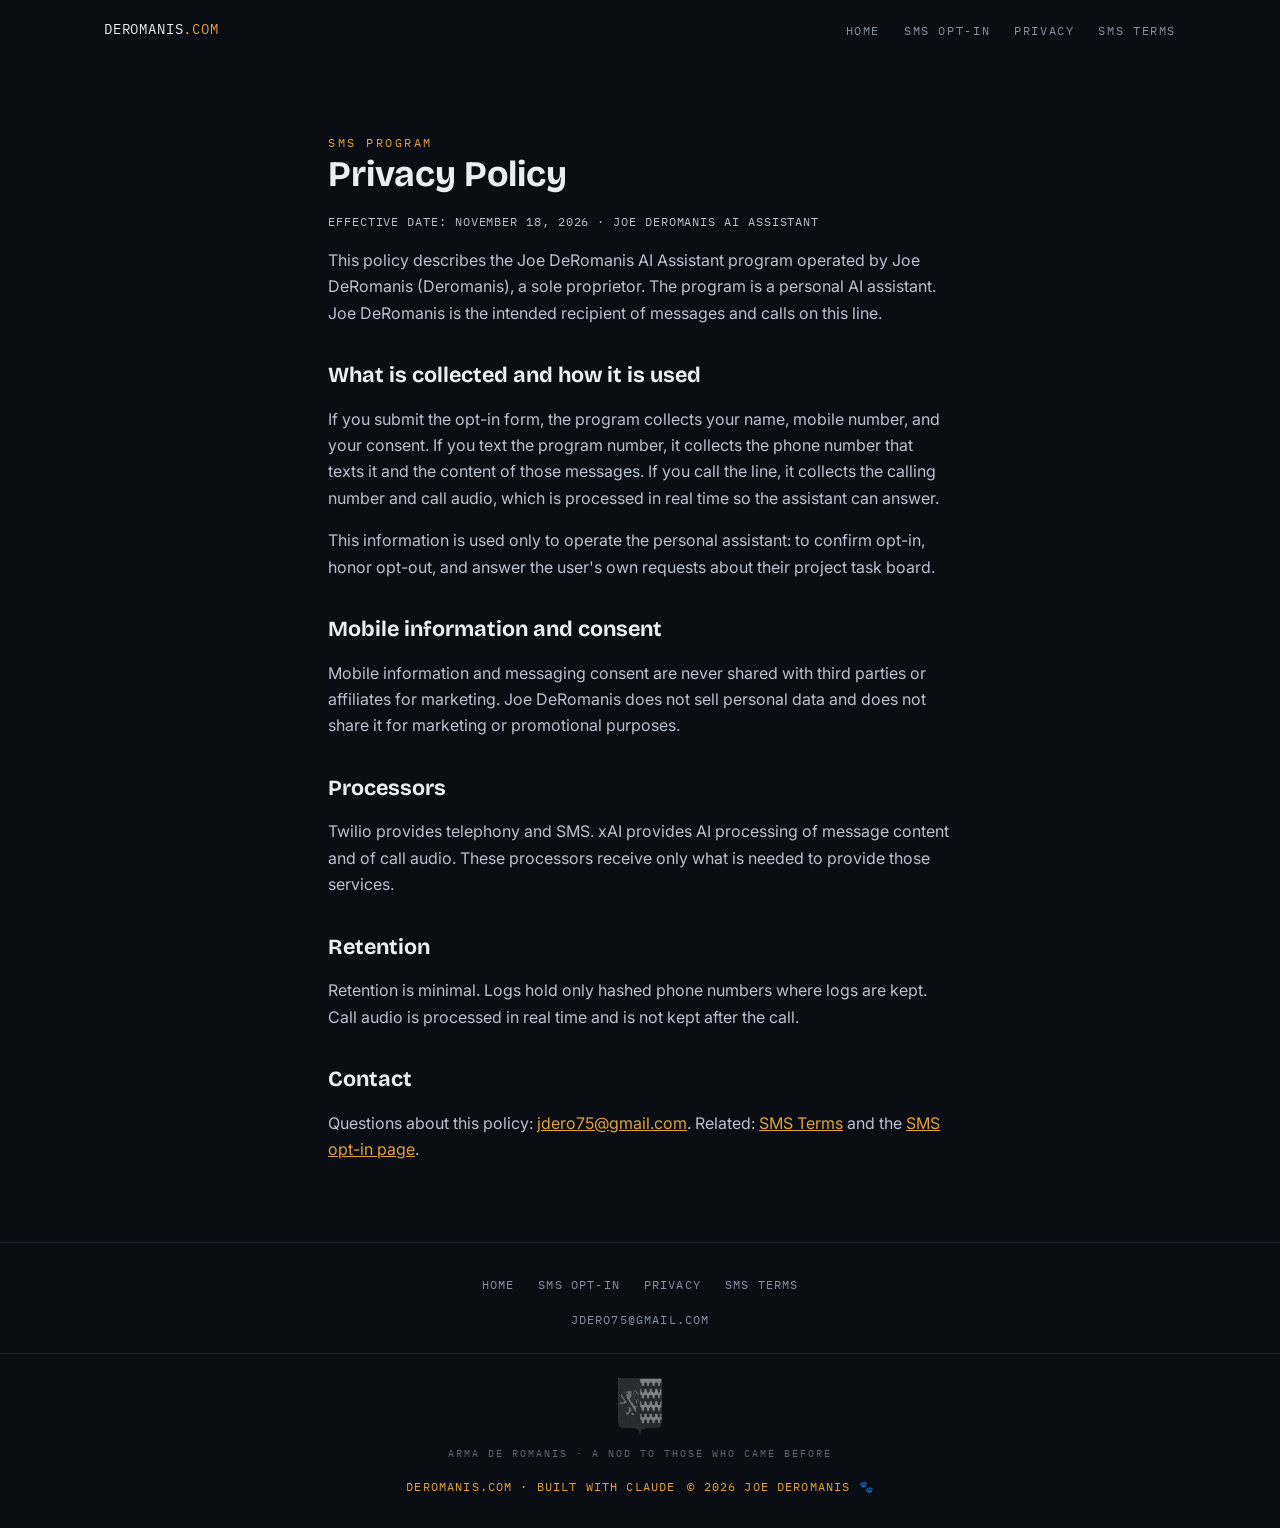
<file: sms/privacy.html>
<!DOCTYPE html>
<html lang="en">
<head>
  <meta charset="UTF-8">
  <meta name="viewport" content="width=device-width, initial-scale=1.0">
  <link rel="preconnect" href="https://fonts.googleapis.com">
  <link rel="preconnect" href="https://fonts.gstatic.com" crossorigin>
  <link href="https://fonts.googleapis.com/css2?family=Bricolage+Grotesque:opsz,wght@12..96,400..800&family=IBM+Plex+Mono:wght@400;500&family=Inter:wght@400;500;600&display=swap" rel="stylesheet">
  <link rel="icon" href="data:image/svg+xml,%3Csvg xmlns='http://www.w3.org/2000/svg' viewBox='0 0 32 32'%3E%3Crect width='32' height='32' rx='6' fill='%230A0D13'/%3E%3Ctext x='16' y='22' font-family='monospace' font-size='14' fill='%23E2A33C' text-anchor='middle'%3EJD%3C/text%3E%3C/svg%3E">
  <link rel="stylesheet" href="../styles.css">
  <style>
    .legal {
      max-width: 42rem;
      margin: 0 auto;
      padding: calc(6rem + 2rem) 1.5rem 4rem;
    }
    .legal .eyebrow { margin-bottom: 0.75rem; }
    .legal h1 {
      font-family: var(--font-display);
      font-size: var(--text-3xl);
      line-height: 1.15;
      margin: 0 0 1rem;
      color: var(--text);
    }
    .legal h2 {
      font-family: var(--font-display);
      font-size: var(--text-xl);
      margin: 2rem 0 0.75rem;
      color: var(--text);
    }
    .legal p, .legal li, .legal label {
      color: var(--text-soft);
      line-height: 1.65;
    }
    .legal p { margin: 0 0 1rem; }
    .legal a { color: var(--accent); }
    .legal a:hover, .legal a:focus-visible { color: var(--accent-bright); }
    .legal-meta {
      font-family: var(--font-mono);
      font-size: var(--text-xs);
      letter-spacing: 0.08em;
      text-transform: uppercase;
      color: var(--text-muted);
      margin-bottom: 1.5rem;
    }
    .sms-form {
      margin-top: 2rem;
      padding: 1.5rem;
      background: var(--surface);
      border: 1px solid var(--line);
      border-radius: var(--radius-md);
    }
    .sms-form .field { margin-bottom: 1.25rem; display: flex; flex-direction: column; gap: 0.4rem; }
    .sms-form label.field-label {
      font-family: var(--font-mono);
      font-size: var(--text-xs);
      letter-spacing: 0.1em;
      text-transform: uppercase;
      color: var(--text-muted);
    }
    .sms-form input[type="text"],
    .sms-form input[type="tel"] {
      background: var(--bg-deep);
      color: var(--text);
      border: 1px solid var(--line-strong);
      border-radius: var(--radius-sm);
      padding: 0.75rem 0.9rem;
      font-family: var(--font-body);
      font-size: var(--text-base);
    }
    .sms-form input[type="text"]:focus,
    .sms-form input[type="tel"]:focus {
      outline: 2px solid var(--accent);
      outline-offset: 2px;
    }
    .consent-row {
      display: flex;
      gap: 0.75rem;
      align-items: flex-start;
      margin: 1.25rem 0 1.5rem;
    }
    .consent-row input[type="checkbox"] {
      margin-top: 0.35rem;
      width: 1.15rem;
      height: 1.15rem;
      flex-shrink: 0;
      accent-color: var(--accent);
    }
    .form-note {
      font-size: var(--text-sm);
      color: var(--text-muted);
      margin-top: 1rem;
    }
    .placeholder-banner {
      font-family: var(--font-mono);
      font-size: var(--text-xs);
      letter-spacing: 0.06em;
      text-transform: uppercase;
      color: var(--accent);
      border: 1px solid var(--line-strong);
      border-radius: var(--radius-sm);
      padding: 0.75rem 1rem;
      margin-bottom: 1.25rem;
    }
  </style>
  <title>Privacy Policy | Joe DeRomanis AI Assistant</title>
  <meta name="description" content="Privacy policy for Joe DeRomanis AI Assistant SMS and voice program. Mobile information and consent are not shared with third parties or affiliates for marketing.">
  <link rel="canonical" href="https://deromanis.com/sms/privacy.html">
  <meta name="robots" content="index, follow">
</head>
<body>

<nav class="nav" id="nav">
  <div class="nav-inner">
    <a class="nav-mark" href="/">DEROMANIS<span>.COM</span></a>
    <ul class="nav-links">
      <li><a href="/">Home</a></li>
      <li><a href="/sms/">SMS opt-in</a></li>
      <li><a href="/sms/privacy.html">Privacy</a></li>
      <li><a href="/sms/terms.html">SMS Terms</a></li>
    </ul>
    <button class="nav-hamburger" aria-label="Open navigation" aria-expanded="false" aria-controls="mobile-nav-panel">
      <svg width="22" height="16" viewBox="0 0 22 16" fill="none" aria-hidden="true">
        <rect x="0" y="0" width="22" height="2" rx="1" fill="currentColor"/>
        <rect x="0" y="7" width="22" height="2" rx="1" fill="currentColor"/>
        <rect x="0" y="14" width="22" height="2" rx="1" fill="currentColor"/>
      </svg>
    </button>
  </div>
  <div class="mobile-nav-panel" id="mobile-nav-panel" aria-hidden="true">
    <div class="mobile-nav-inner">
      <ul>
        <li><a href="/">Home</a></li>
        <li><a href="/sms/">SMS opt-in</a></li>
        <li><a href="/sms/privacy.html">Privacy</a></li>
        <li><a href="/sms/terms.html">SMS Terms</a></li>
      </ul>
    </div>
  </div>
</nav>

  <main class="legal">
    <span class="eyebrow">SMS program</span>
    <h1>Privacy Policy</h1>
    <p class="legal-meta">Effective date: November 18, 2026 · Joe DeRomanis AI Assistant</p>
    <p>This policy describes the Joe DeRomanis AI Assistant program operated by Joe DeRomanis (Deromanis), a sole proprietor. The program is a personal AI assistant. Joe DeRomanis is the intended recipient of messages and calls on this line.</p>

    <h2>What is collected and how it is used</h2>
    <p>If you submit the opt-in form, the program collects your name, mobile number, and your consent. If you text the program number, it collects the phone number that texts it and the content of those messages. If you call the line, it collects the calling number and call audio, which is processed in real time so the assistant can answer.</p>
    <p>This information is used only to operate the personal assistant: to confirm opt-in, honor opt-out, and answer the user's own requests about their project task board.</p>

    <h2>Mobile information and consent</h2>
    <p>Mobile information and messaging consent are never shared with third parties or affiliates for marketing. Joe DeRomanis does not sell personal data and does not share it for marketing or promotional purposes.</p>

    <h2>Processors</h2>
    <p>Twilio provides telephony and SMS. xAI provides AI processing of message content and of call audio. These processors receive only what is needed to provide those services.</p>

    <h2>Retention</h2>
    <p>Retention is minimal. Logs hold only hashed phone numbers where logs are kept. Call audio is processed in real time and is not kept after the call.</p>

    <h2>Contact</h2>
    <p>Questions about this policy: <a href="mailto:jdero75@gmail.com">jdero75@gmail.com</a>. Related: <a href="/sms/terms.html">SMS Terms</a> and the <a href="/sms/">SMS opt-in page</a>.</p>
  </main>

<footer>
  <div class="footer-nav">
    <div class="footer-nav-links">
      <a href="/">Home</a>
      <a href="/sms/">SMS opt-in</a>
      <a href="/sms/privacy.html">Privacy</a>
      <a href="/sms/terms.html">SMS Terms</a>
    </div>
    <a href="mailto:jdero75@gmail.com" class="footer-email">jdero75@gmail.com</a>
  </div>
  <img class="crest-sigil" src="../assets/crest-modern.png" alt="Arms of the De Romanis family" title="Arms of the De Romanis family">
  <span class="crest-lineage">Arma De Romanis · A nod to those who came before</span>
  <div class="footer-copy">
    <span class="footer-copy-left">DEROMANIS<span>.COM</span> · BUILT WITH CLAUDE</span>
    <span class="footer-copy-right">© <span id="year"></span> JOE DEROMANIS 🐾</span>
  </div>
</footer>
<script src="../app.js"></script>

</body>
</html>
</file>
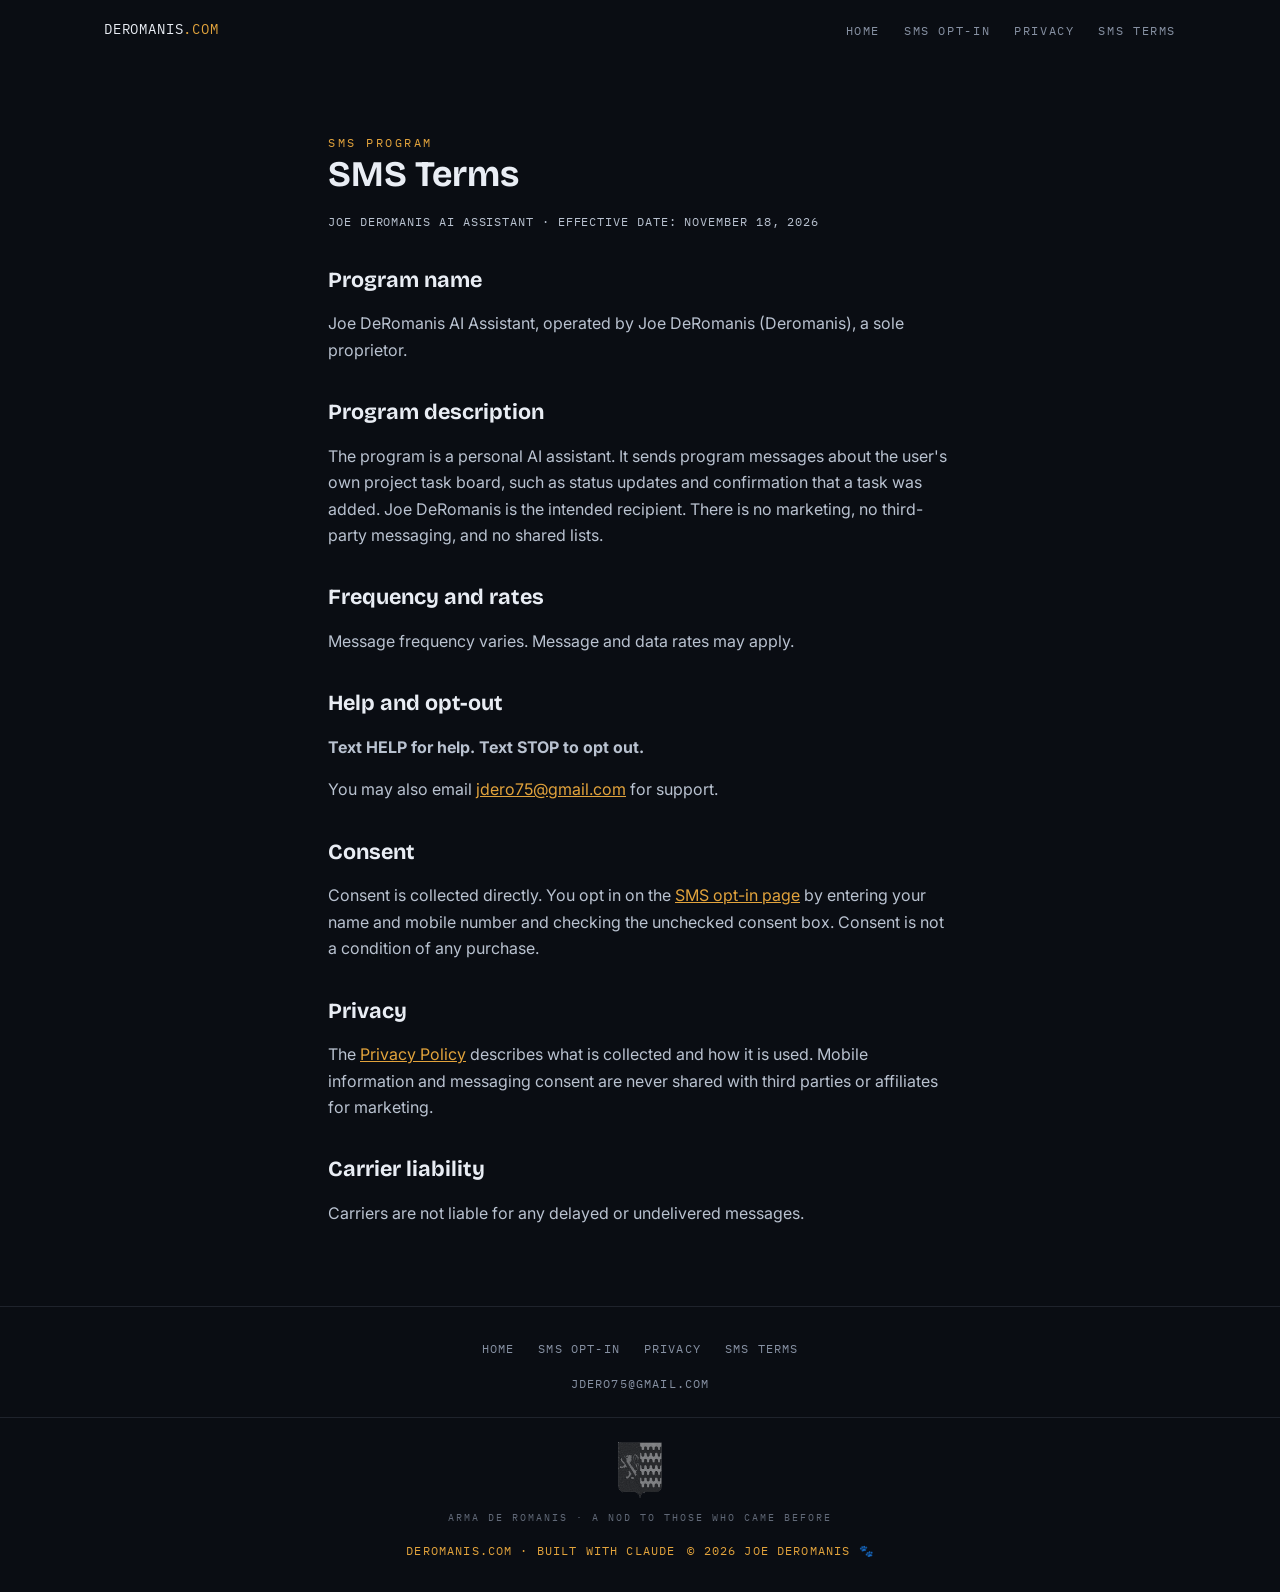
<file: sms/terms.html>
<!DOCTYPE html>
<html lang="en">
<head>
  <meta charset="UTF-8">
  <meta name="viewport" content="width=device-width, initial-scale=1.0">
  <link rel="preconnect" href="https://fonts.googleapis.com">
  <link rel="preconnect" href="https://fonts.gstatic.com" crossorigin>
  <link href="https://fonts.googleapis.com/css2?family=Bricolage+Grotesque:opsz,wght@12..96,400..800&family=IBM+Plex+Mono:wght@400;500&family=Inter:wght@400;500;600&display=swap" rel="stylesheet">
  <link rel="icon" href="data:image/svg+xml,%3Csvg xmlns='http://www.w3.org/2000/svg' viewBox='0 0 32 32'%3E%3Crect width='32' height='32' rx='6' fill='%230A0D13'/%3E%3Ctext x='16' y='22' font-family='monospace' font-size='14' fill='%23E2A33C' text-anchor='middle'%3EJD%3C/text%3E%3C/svg%3E">
  <link rel="stylesheet" href="../styles.css">
  <style>
    .legal {
      max-width: 42rem;
      margin: 0 auto;
      padding: calc(6rem + 2rem) 1.5rem 4rem;
    }
    .legal .eyebrow { margin-bottom: 0.75rem; }
    .legal h1 {
      font-family: var(--font-display);
      font-size: var(--text-3xl);
      line-height: 1.15;
      margin: 0 0 1rem;
      color: var(--text);
    }
    .legal h2 {
      font-family: var(--font-display);
      font-size: var(--text-xl);
      margin: 2rem 0 0.75rem;
      color: var(--text);
    }
    .legal p, .legal li, .legal label {
      color: var(--text-soft);
      line-height: 1.65;
    }
    .legal p { margin: 0 0 1rem; }
    .legal a { color: var(--accent); }
    .legal a:hover, .legal a:focus-visible { color: var(--accent-bright); }
    .legal-meta {
      font-family: var(--font-mono);
      font-size: var(--text-xs);
      letter-spacing: 0.08em;
      text-transform: uppercase;
      color: var(--text-muted);
      margin-bottom: 1.5rem;
    }
    .sms-form {
      margin-top: 2rem;
      padding: 1.5rem;
      background: var(--surface);
      border: 1px solid var(--line);
      border-radius: var(--radius-md);
    }
    .sms-form .field { margin-bottom: 1.25rem; display: flex; flex-direction: column; gap: 0.4rem; }
    .sms-form label.field-label {
      font-family: var(--font-mono);
      font-size: var(--text-xs);
      letter-spacing: 0.1em;
      text-transform: uppercase;
      color: var(--text-muted);
    }
    .sms-form input[type="text"],
    .sms-form input[type="tel"] {
      background: var(--bg-deep);
      color: var(--text);
      border: 1px solid var(--line-strong);
      border-radius: var(--radius-sm);
      padding: 0.75rem 0.9rem;
      font-family: var(--font-body);
      font-size: var(--text-base);
    }
    .sms-form input[type="text"]:focus,
    .sms-form input[type="tel"]:focus {
      outline: 2px solid var(--accent);
      outline-offset: 2px;
    }
    .consent-row {
      display: flex;
      gap: 0.75rem;
      align-items: flex-start;
      margin: 1.25rem 0 1.5rem;
    }
    .consent-row input[type="checkbox"] {
      margin-top: 0.35rem;
      width: 1.15rem;
      height: 1.15rem;
      flex-shrink: 0;
      accent-color: var(--accent);
    }
    .form-note {
      font-size: var(--text-sm);
      color: var(--text-muted);
      margin-top: 1rem;
    }
    .placeholder-banner {
      font-family: var(--font-mono);
      font-size: var(--text-xs);
      letter-spacing: 0.06em;
      text-transform: uppercase;
      color: var(--accent);
      border: 1px solid var(--line-strong);
      border-radius: var(--radius-sm);
      padding: 0.75rem 1rem;
      margin-bottom: 1.25rem;
    }
  </style>
  <title>SMS Terms | Joe DeRomanis AI Assistant</title>
  <meta name="description" content="Terms for Joe DeRomanis AI Assistant. Message frequency varies. Message and data rates may apply. Text HELP for help and STOP to opt out.">
  <link rel="canonical" href="https://deromanis.com/sms/terms.html">
  <meta name="robots" content="index, follow">
</head>
<body>

<nav class="nav" id="nav">
  <div class="nav-inner">
    <a class="nav-mark" href="/">DEROMANIS<span>.COM</span></a>
    <ul class="nav-links">
      <li><a href="/">Home</a></li>
      <li><a href="/sms/">SMS opt-in</a></li>
      <li><a href="/sms/privacy.html">Privacy</a></li>
      <li><a href="/sms/terms.html">SMS Terms</a></li>
    </ul>
    <button class="nav-hamburger" aria-label="Open navigation" aria-expanded="false" aria-controls="mobile-nav-panel">
      <svg width="22" height="16" viewBox="0 0 22 16" fill="none" aria-hidden="true">
        <rect x="0" y="0" width="22" height="2" rx="1" fill="currentColor"/>
        <rect x="0" y="7" width="22" height="2" rx="1" fill="currentColor"/>
        <rect x="0" y="14" width="22" height="2" rx="1" fill="currentColor"/>
      </svg>
    </button>
  </div>
  <div class="mobile-nav-panel" id="mobile-nav-panel" aria-hidden="true">
    <div class="mobile-nav-inner">
      <ul>
        <li><a href="/">Home</a></li>
        <li><a href="/sms/">SMS opt-in</a></li>
        <li><a href="/sms/privacy.html">Privacy</a></li>
        <li><a href="/sms/terms.html">SMS Terms</a></li>
      </ul>
    </div>
  </div>
</nav>

  <main class="legal">
    <span class="eyebrow">SMS program</span>
    <h1>SMS Terms</h1>
    <p class="legal-meta">Joe DeRomanis AI Assistant · Effective date: November 18, 2026</p>

    <h2>Program name</h2>
    <p>Joe DeRomanis AI Assistant, operated by Joe DeRomanis (Deromanis), a sole proprietor.</p>

    <h2>Program description</h2>
    <p>The program is a personal AI assistant. It sends program messages about the user's own project task board, such as status updates and confirmation that a task was added. Joe DeRomanis is the intended recipient. There is no marketing, no third-party messaging, and no shared lists.</p>

    <h2>Frequency and rates</h2>
    <p>Message frequency varies. Message and data rates may apply.</p>

    <h2>Help and opt-out</h2>
    <p><strong>Text HELP for help. Text STOP to opt out.</strong></p>
    <p>You may also email <a href="mailto:jdero75@gmail.com">jdero75@gmail.com</a> for support.</p>

    <h2>Consent</h2>
    <p>Consent is collected directly. You opt in on the <a href="/sms/">SMS opt-in page</a> by entering your name and mobile number and checking the unchecked consent box. Consent is not a condition of any purchase.</p>

    <h2>Privacy</h2>
    <p>The <a href="/sms/privacy.html">Privacy Policy</a> describes what is collected and how it is used. Mobile information and messaging consent are never shared with third parties or affiliates for marketing.</p>

    <h2>Carrier liability</h2>
    <p>Carriers are not liable for any delayed or undelivered messages.</p>
  </main>

<footer>
  <div class="footer-nav">
    <div class="footer-nav-links">
      <a href="/">Home</a>
      <a href="/sms/">SMS opt-in</a>
      <a href="/sms/privacy.html">Privacy</a>
      <a href="/sms/terms.html">SMS Terms</a>
    </div>
    <a href="mailto:jdero75@gmail.com" class="footer-email">jdero75@gmail.com</a>
  </div>
  <img class="crest-sigil" src="../assets/crest-modern.png" alt="Arms of the De Romanis family" title="Arms of the De Romanis family">
  <span class="crest-lineage">Arma De Romanis · A nod to those who came before</span>
  <div class="footer-copy">
    <span class="footer-copy-left">DEROMANIS<span>.COM</span> · BUILT WITH CLAUDE</span>
    <span class="footer-copy-right">© <span id="year"></span> JOE DEROMANIS 🐾</span>
  </div>
</footer>
<script src="../app.js"></script>

</body>
</html>
</file>
<file: styles.css>
/* ══════════════════════════════════════════════════════════════
   DEROMANIS.COM — DESIGN SYSTEM
   Direction: "Briefing Dossier" — frontier-lab dark, signal amber
   ══════════════════════════════════════════════════════════════ */

:root {
  /* Primitives */
  --ink-950: #07090D;
  --ink-900: #0A0D13;
  --ink-800: #10151E;
  --ink-700: #171E2A;
  --ink-600: #232C3B;
  --amber-400: #F0B95C;
  --amber-500: #E2A33C;
  --amber-700: #8A6120;
  --steel-300: #A9BBD1;
  --steel-500: #7A93AF;
  --paper-100: #E9EDF4;
  --paper-300: #B9C2D0;
  --paper-500: #8791A3;

  /* Semantic */
  --bg: var(--ink-900);
  --bg-deep: var(--ink-950);
  --surface: var(--ink-800);
  --surface-raised: var(--ink-700);
  --line: rgba(169, 187, 209, 0.13);
  --line-strong: rgba(169, 187, 209, 0.28);
  --accent: var(--amber-500);
  --accent-bright: var(--amber-400);
  --accent-dim: var(--amber-700);
  --text: var(--paper-100);
  --text-soft: var(--paper-300);
  --text-muted: var(--paper-500);
  --data: var(--steel-300);

  /* Type */
  --font-display: 'Bricolage Grotesque', system-ui, sans-serif;
  --font-body: 'Inter', system-ui, sans-serif;
  --font-mono: 'IBM Plex Mono', ui-monospace, monospace;

  --text-xs: 0.72rem;
  --text-sm: 0.85rem;
  --text-base: 1rem;
  --text-lg: 1.16rem;
  --text-xl: 1.35rem;
  --text-2xl: 1.7rem;
  --text-3xl: 2.25rem;
  --text-4xl: clamp(2.6rem, 5.5vw, 4.1rem);

  /* Space */
  --s1: 0.25rem; --s2: 0.5rem; --s3: 0.75rem; --s4: 1rem;
  --s6: 1.5rem; --s8: 2rem; --s12: 3rem; --s16: 4rem; --s24: 6rem;

  --radius-sm: 4px;
  --radius-md: 10px;
  --radius-lg: 16px;

  --dur-fast: 160ms;
  --dur: 280ms;
  --ease: cubic-bezier(0.4, 0, 0.2, 1);

  --container: 1120px;
}

* { margin: 0; padding: 0; box-sizing: border-box; }

html { scroll-behavior: smooth; }

section, #top { scroll-margin-top: 84px; }

body {
  background: var(--bg);
  color: var(--text);
  font-family: var(--font-body);
  font-size: var(--text-base);
  line-height: 1.65;
  -webkit-font-smoothing: antialiased;
  overflow-x: hidden;
}

::selection { background: var(--accent-dim); color: var(--paper-100); }

.container {
  width: 100%;
  max-width: var(--container);
  margin: 0 auto;
  padding: 0 var(--s6);
}

/* ── Typography roles ─────────────────────────────── */
.eyebrow {
  font-family: var(--font-mono);
  font-size: var(--text-xs);
  letter-spacing: 0.22em;
  text-transform: uppercase;
  color: var(--accent);
}

.h-display {
  font-family: var(--font-display);
  font-size: var(--text-4xl);
  font-weight: 700;
  line-height: 1.04;
  letter-spacing: -0.02em;
}

.h-section {
  font-family: var(--font-display);
  font-size: var(--text-3xl);
  font-weight: 640;
  line-height: 1.12;
  letter-spacing: -0.015em;
  margin-top: var(--s3);
}

.mono { font-family: var(--font-mono); }

/* ── Nav ──────────────────────────────────────────── */
.nav {
  position: fixed;
  top: 0; left: 0; right: 0;
  z-index: 100;
  border-bottom: 1px solid transparent;
  transition: background var(--dur) var(--ease), border-color var(--dur) var(--ease);
}
.nav.scrolled {
  background: rgba(10, 13, 19, 0.86);
  backdrop-filter: blur(14px);
  border-color: var(--line);
}
.nav-inner {
  display: flex;
  align-items: center;
  justify-content: space-between;
  padding: var(--s4) var(--s6);
  max-width: var(--container);
  margin: 0 auto;
}
.nav-mark {
  font-family: var(--font-mono);
  font-size: var(--text-sm);
  color: var(--text);
  text-decoration: none;
  letter-spacing: 0.06em;
}
.nav-mark span { color: var(--accent); }
.nav-links { display: flex; gap: var(--s6); list-style: none; }
.nav-links a {
  font-family: var(--font-mono);
  font-size: var(--text-xs);
  letter-spacing: 0.14em;
  text-transform: uppercase;
  color: var(--text-muted);
  text-decoration: none;
  transition: color var(--dur-fast);
}
.nav-links a:hover, .nav-links a:focus-visible { color: var(--accent-bright); }

/* ── Mobile nav hamburger ─────────────────────────── */
.nav-hamburger {
  display: none;
  background: none;
  border: none;
  color: var(--text-soft);
  cursor: pointer;
  width: 44px;
  height: 44px;
  align-items: center;
  justify-content: center;
  padding: 0;
  border-radius: var(--radius-sm);
  transition: color var(--dur-fast);
  flex-shrink: 0;
}
.nav-hamburger:hover { color: var(--accent-bright); }
.nav-hamburger:focus-visible { outline: 2px solid var(--accent-bright); outline-offset: 2px; }

.mobile-nav-panel { display: none; }

.mobile-nav-inner ul { list-style: none; padding: var(--s2) var(--s6) var(--s4); }
.mobile-nav-inner li a {
  display: flex;
  align-items: center;
  height: 48px;
  font-family: var(--font-mono);
  font-size: var(--text-sm);
  letter-spacing: 0.14em;
  text-transform: uppercase;
  color: var(--text-muted);
  text-decoration: none;
  border-bottom: 1px solid var(--line);
  transition: color var(--dur-fast);
}
.mobile-nav-inner li:last-child a { border-bottom: none; }
.mobile-nav-inner li a:hover,
.mobile-nav-inner li a:focus-visible { color: var(--accent-bright); }
.mobile-nav-inner li a:focus-visible { outline: 2px solid var(--accent-bright); outline-offset: -2px; }

/* ── Hero ─────────────────────────────────────────── */
.hero {
  min-height: 100svh;
  display: flex;
  align-items: center;
  position: relative;
  padding: var(--s24) 0 var(--s16);
  background:
    radial-gradient(1100px 520px at 78% 12%, rgba(226, 163, 60, 0.07), transparent 60%),
    radial-gradient(900px 600px at 8% 90%, rgba(122, 147, 175, 0.06), transparent 55%),
    var(--bg-deep);
}
.hero::after {
  content: '';
  position: absolute; inset: 0;
  background-image: linear-gradient(var(--line) 1px, transparent 1px),
    linear-gradient(90deg, var(--line) 1px, transparent 1px);
  background-size: 72px 72px;
  mask-image: radial-gradient(760px 480px at 72% 30%, rgba(0,0,0,0.5), transparent 75%);
  pointer-events: none;
  z-index: 1;
}

/* Family arms watermark */
.hero { overflow: hidden; }
.hero .container { position: relative; z-index: 2; }
.crest-watermark {
  position: absolute;
  right: 60px;
  top: 50%;
  transform: translateY(-50%);
  width: 600px;
  height: auto;
  opacity: 0.17;
  pointer-events: none;
  user-select: none;
  z-index: 0;
  mask-image: radial-gradient(closest-side at 50% 50%, #000 35%, transparent 100%);
  -webkit-mask-image: radial-gradient(closest-side at 50% 50%, #000 35%, transparent 100%);
}
@media (max-width: 820px) {
  .crest-watermark { right: -120px; width: 440px; opacity: 0.12; }
}

.hero-grid {
  display: grid;
  grid-template-columns: 1.35fr 0.9fr;
  gap: var(--s12);
  align-items: center;
  position: relative;
  z-index: 1;
}
.hero-kicker {
  display: flex;
  align-items: center;
  gap: var(--s3);
  margin-bottom: var(--s6);
}
.hero-kicker .dot {
  width: 7px; height: 7px;
  border-radius: 50%;
  background: var(--accent);
  box-shadow: 0 0 12px rgba(226, 163, 60, 0.8);
  animation: pulse 2.4s infinite;
}
@keyframes pulse { 50% { opacity: 0.35; } }

.hero h1 em {
  font-style: normal;
  color: var(--accent-bright);
}
.hero-thesis {
  margin-top: var(--s6);
  max-width: 34rem;
  font-size: var(--text-lg);
  color: var(--text-soft);
}
.hero-thesis strong { color: var(--text); font-weight: 600; }

.hero-actions { display: flex; gap: var(--s4); margin-top: var(--s8); flex-wrap: wrap; }

.btn {
  font-family: var(--font-mono);
  font-size: var(--text-sm);
  letter-spacing: 0.05em;
  padding: var(--s3) var(--s6);
  border-radius: var(--radius-sm);
  text-decoration: none;
  cursor: pointer;
  transition: all var(--dur-fast) var(--ease);
  border: 1px solid transparent;
  display: inline-flex;
  align-items: center;
  gap: var(--s2);
}
.btn-primary { background: var(--accent); color: var(--ink-950); font-weight: 600; }
.btn-primary:hover { background: var(--accent-bright); transform: translateY(-1px); }
.btn-ghost { border-color: var(--line-strong); color: var(--text-soft); }
.btn-ghost:hover { border-color: var(--accent); color: var(--accent-bright); }
.btn:focus-visible { outline: 2px solid var(--accent-bright); outline-offset: 2px; }

/* Portrait */
.portrait-frame {
  position: relative;
  justify-self: center;
}
.portrait-frame img {
  width: min(340px, 72vw);
  aspect-ratio: 1;
  border-radius: var(--radius-lg);
  display: block;
  border: 1px solid var(--line-strong);
  background: #000;
  box-shadow: 0 24px 70px rgba(0, 0, 0, 0.55);
}
.portrait-tag {
  position: absolute;
  bottom: -14px; left: 50%;
  transform: translateX(-50%);
  background: var(--surface-raised);
  border: 1px solid var(--line-strong);
  border-radius: var(--radius-sm);
  padding: var(--s2) var(--s4);
  font-family: var(--font-mono);
  font-size: var(--text-xs);
  letter-spacing: 0.12em;
  color: var(--data);
  white-space: nowrap;
}
.portrait-tag b { color: var(--accent); font-weight: 500; }

/* Telemetry strip */
.telemetry {
  border-top: 1px solid var(--line);
  border-bottom: 1px solid var(--line);
  background: rgba(16, 21, 30, 0.55);
}
.telemetry-grid {
  display: grid;
  grid-template-columns: repeat(4, 1fr);
}
.telemetry-cell {
  padding: var(--s6) var(--s4);
  text-align: center;
  border-left: 1px solid var(--line);
}
.telemetry-cell:first-child { border-left: none; }
.telemetry-num {
  font-family: var(--font-display);
  font-size: var(--text-2xl);
  font-weight: 700;
  color: var(--accent-bright);
}
.telemetry-label {
  font-family: var(--font-mono);
  font-size: var(--text-xs);
  letter-spacing: 0.16em;
  text-transform: uppercase;
  color: var(--text-muted);
  margin-top: var(--s1);
}

/* ── Sections ─────────────────────────────────────── */
section { padding: var(--s24) 0; }
.section-head { max-width: 44rem; margin-bottom: var(--s12); }
.section-lede { margin-top: var(--s4); color: var(--text-soft); }

/* ── The Delivery Ledger (timeline) ───────────────── */
.ledger { border-top: 1px solid var(--line); }
.ledger-entry {
  border-bottom: 1px solid var(--line);
}
.ledger-row {
  width: 100%;
  display: grid;
  grid-template-columns: 130px 1fr auto;
  gap: var(--s6);
  align-items: baseline;
  padding: var(--s6) var(--s2);
  background: none;
  border: none;
  color: inherit;
  text-align: left;
  font: inherit;
  cursor: pointer;
  transition: background var(--dur-fast);
}
.ledger-row:hover, .ledger-row:focus-visible { background: rgba(226, 163, 60, 0.045); }
.ledger-row:focus-visible { outline: 2px solid var(--accent); outline-offset: -2px; }
.ledger-years {
  font-family: var(--font-mono);
  font-size: var(--text-sm);
  color: var(--data);
  letter-spacing: 0.04em;
}
.ledger-title {
  font-family: var(--font-display);
  font-size: var(--text-xl);
  font-weight: 600;
  letter-spacing: -0.01em;
}
.ledger-title small {
  display: block;
  font-family: var(--font-body);
  font-size: var(--text-sm);
  font-weight: 400;
  color: var(--text-muted);
  margin-top: 2px;
}
.ledger-toggle {
  font-family: var(--font-mono);
  color: var(--accent);
  font-size: var(--text-lg);
  transition: transform var(--dur) var(--ease);
}
.ledger-entry.open .ledger-toggle { transform: rotate(45deg); }
.ledger-body {
  display: grid;
  grid-template-rows: 0fr;
  transition: grid-template-rows var(--dur) var(--ease);
}
.ledger-entry.open .ledger-body { grid-template-rows: 1fr; }
.ledger-body-inner { overflow: hidden; }
.ledger-detail {
  padding: 0 var(--s2) var(--s8);
  margin-left: 0;
  display: grid;
  grid-template-columns: 130px 1fr;
  gap: var(--s6);
}
.ledger-detail p { color: var(--text-soft); max-width: 46rem; margin-bottom: var(--s4); }
.value-line {
  font-family: var(--font-mono);
  font-size: var(--text-sm);
  color: var(--accent-bright);
  border-left: 2px solid var(--accent);
  padding-left: var(--s4);
  margin-top: var(--s2);
}
.value-line::before {
  content: 'VALUE DELIVERED — ';
  color: var(--text-muted);
  letter-spacing: 0.1em;
}

/* ── Engagement cards ─────────────────────────────── */
.eng-grid {
  display: grid;
  grid-template-columns: repeat(2, 1fr);
  gap: var(--s6);
}
.eng-card {
  background: var(--surface);
  border: 1px solid var(--line);
  border-radius: var(--radius-md);
  padding: var(--s8);
  display: flex;
  flex-direction: column;
  gap: var(--s4);
  transition: border-color var(--dur), transform var(--dur);
}
.eng-card:hover { border-color: rgba(226, 163, 60, 0.4); transform: translateY(-3px); }
.eng-meta {
  display: flex;
  justify-content: space-between;
  font-family: var(--font-mono);
  font-size: var(--text-xs);
  letter-spacing: 0.12em;
  color: var(--data);
  text-transform: uppercase;
}
.eng-card h3 {
  font-family: var(--font-display);
  font-size: var(--text-xl);
  font-weight: 640;
  line-height: 1.2;
}
.eng-card p { color: var(--text-soft); font-size: var(--text-sm); flex: 1; }
.eng-tags { display: flex; flex-wrap: wrap; gap: var(--s2); }
.tag {
  font-family: var(--font-mono);
  font-size: var(--text-xs);
  color: var(--text-muted);
  border: 1px solid var(--line);
  border-radius: var(--radius-sm);
  padding: 3px 9px;
}

/* ── AI Chapter ───────────────────────────────────── */
.ai-chapter {
  background:
    radial-gradient(800px 400px at 50% 0%, rgba(226, 163, 60, 0.06), transparent 65%),
    var(--bg-deep);
  border-top: 1px solid var(--line);
  border-bottom: 1px solid var(--line);
}
.ai-quote {
  font-family: var(--font-display);
  font-size: var(--text-2xl);
  font-weight: 560;
  line-height: 1.35;
  max-width: 52rem;
  margin: var(--s8) 0 var(--s12);
  color: var(--text);
}
.ai-quote em { color: var(--accent-bright); font-style: normal; }
.ai-grid {
  display: grid;
  grid-template-columns: repeat(3, 1fr);
  gap: var(--s6);
}
.ai-card {
  border: 1px solid var(--line);
  border-radius: var(--radius-md);
  padding: var(--s6);
  background: rgba(16, 21, 30, 0.6);
}
.ai-card .mono-index {
  font-family: var(--font-mono);
  font-size: var(--text-xs);
  color: var(--accent);
  letter-spacing: 0.16em;
}
.ai-card h3 {
  font-family: var(--font-display);
  font-size: var(--text-lg);
  margin: var(--s3) 0 var(--s3);
}
.ai-card p { font-size: var(--text-sm); color: var(--text-soft); }

/* ── Certifications ───────────────────────────────── */
.cert-grid {
  display: grid;
  grid-template-columns: repeat(3, 1fr);
  gap: var(--s4);
}
.cert {
  position: relative;
  border: 1px solid var(--line);
  border-radius: var(--radius-sm);
  padding: var(--s4) var(--s6);
  display: flex;
  align-items: flex-start;
  gap: var(--s4);
  background: var(--surface);
}
.cert.featured { border-color: rgba(226, 163, 60, 0.5); background: rgba(226, 163, 60, 0.05); }
.cert-abbr {
  font-family: var(--font-mono);
  font-size: var(--text-xs);
  color: var(--accent);
  min-width: 68px;
  letter-spacing: 0.06em;
  padding-top: 1px;
}
.cert-name { font-size: var(--text-sm); color: var(--text-soft); }
.cert-more {
  grid-column: 1 / -1;
  text-align: center;
  font-family: var(--font-mono);
  font-size: var(--text-xs);
  color: var(--text-muted);
  letter-spacing: 0.14em;
  padding: var(--s4);
}

/* ── Credentials wall (grouped) ──────────────────── */
.cert-wall {
  display: flex;
  flex-direction: column;
  gap: var(--s12);
}
.cert-group { display: flex; flex-direction: column; gap: var(--s4); }
.cert-group-label {
  font-family: var(--font-mono);
  font-size: var(--text-xs);
  letter-spacing: 0.22em;
  text-transform: uppercase;
  color: var(--text-muted);
  padding: 0 0 var(--s3) 0;
  border-top: none; border-left: none; border-right: none;
  border-bottom: 1px solid var(--line);
  background: none;
  width: 100%;
  text-align: left;
  cursor: default;
  display: flex;
  align-items: center;
  justify-content: space-between;
}
.cert-count { display: none; margin-left: var(--s2); }
.cert-group-toggle {
  display: none;
  font-family: var(--font-mono);
  color: var(--accent);
  font-size: var(--text-lg);
  flex-shrink: 0;
  transition: transform var(--dur) var(--ease);
  line-height: 1;
}
.cert-group.open .cert-group-toggle { transform: rotate(45deg); }
.cert-group-cards {
  display: grid;
  grid-template-columns: repeat(3, 1fr);
  gap: var(--s4);
}
.cert-info {
  display: flex;
  flex-direction: column;
  gap: 2px;
  flex: 1;
  min-width: 0;
}
.cert-issuer {
  font-family: var(--font-mono);
  font-size: var(--text-xs);
  color: var(--text-muted);
  letter-spacing: 0.06em;
}
.cert-tag {
  font-family: var(--font-mono);
  font-size: var(--text-xs);
  color: var(--accent);
  letter-spacing: 0.12em;
  margin-top: var(--s2);
}
.cert-link {
  text-decoration: none;
  color: inherit;
  transition: border-color var(--dur-fast) var(--ease);
}
.cert-link .cert-arrow {
  position: absolute;
  top: var(--s3);
  right: var(--s3);
  font-family: var(--font-mono);
  font-size: var(--text-xs);
  color: var(--accent);
  opacity: 0;
  transition: opacity var(--dur-fast) var(--ease);
  line-height: 1;
}
.cert-link:hover { border-color: rgba(226, 163, 60, 0.4); }
.cert-link:hover .cert-arrow { opacity: 1; }
.cert-link.featured:hover { border-color: rgba(226, 163, 60, 0.7); }
.cert-link:focus-visible {
  outline: 2px solid var(--accent-bright);
  outline-offset: 2px;
}
.cert-education {
  display: flex;
  align-items: baseline;
  gap: var(--s4);
  margin-top: var(--s12);
  padding-top: var(--s8);
  border-top: 1px solid var(--line);
}
.cert-edu-label {
  font-family: var(--font-mono);
  font-size: var(--text-xs);
  letter-spacing: 0.22em;
  text-transform: uppercase;
  color: var(--text-muted);
  white-space: nowrap;
}
.cert-edu-text {
  font-size: var(--text-sm);
  color: var(--text-soft);
}
.cert-footer { margin-top: var(--s6); }
.cert-footer a {
  font-family: var(--font-mono);
  font-size: var(--text-xs);
  color: var(--text-muted);
  letter-spacing: 0.14em;
  text-decoration: none;
}
.cert-footer a:hover, .cert-footer a:focus-visible { color: var(--accent-bright); }
.cert-footer-sub {
  font-family: var(--font-mono);
  font-size: var(--text-xs);
  color: var(--text-muted);
  letter-spacing: 0.08em;
  margin-top: var(--s2);
  opacity: 0.65;
}

/* ── Contact / footer ─────────────────────────────── */
.contact { text-align: center; }
.contact .h-section { margin-bottom: var(--s4); }
.contact p { color: var(--text-soft); max-width: 34rem; margin: 0 auto var(--s8); }
footer {
  border-top: 1px solid var(--line);
  padding: var(--s8) 0;
  text-align: center;
  font-family: var(--font-mono);
  font-size: var(--text-xs);
  color: var(--text-muted);
  letter-spacing: 0.1em;
}
footer span { color: var(--accent); }

/* Family arms sigil */
.crest-sigil {
  display: block;
  width: 44px;
  height: auto;
  margin: 0 auto 12px;
  opacity: 0.5;
  filter: grayscale(1) brightness(1.15);
  transition: opacity 0.5s var(--ease), filter 0.5s var(--ease);
}
.crest-sigil:hover, .crest-sigil:focus-visible { opacity: 1; filter: none; }
.crest-lineage {
  display: block;
  font-size: 0.62rem;
  letter-spacing: 0.2em;
  text-transform: uppercase;
  color: var(--text-muted);
  opacity: 0.7;
  margin-bottom: 14px;
}
@media (prefers-reduced-motion: reduce) {
  .crest-sigil { transition: none; }
}
.footer-nav {
  display: flex;
  flex-direction: column;
  align-items: center;
  gap: var(--s4);
  padding-bottom: var(--s6);
  margin-bottom: var(--s6);
  border-bottom: 1px solid var(--line);
}
.footer-nav-links {
  display: flex;
  flex-wrap: wrap;
  gap: var(--s3) var(--s6);
  justify-content: center;
}
.footer-nav-links a,
.footer-email {
  font-family: var(--font-mono);
  font-size: var(--text-xs);
  color: var(--text-muted);
  text-decoration: none;
  letter-spacing: 0.1em;
  text-transform: uppercase;
  transition: color var(--dur-fast);
}
.footer-nav-links a:hover, .footer-nav-links a:focus-visible,
.footer-email:hover, .footer-email:focus-visible { color: var(--accent-bright); }
.footer-copy { color: var(--text-muted); display: flex; flex-wrap: wrap; justify-content: center; gap: 0 var(--s3); }
.footer-copy-left, .footer-copy-right { white-space: nowrap; }
@media (max-width: 560px) { .footer-copy { flex-direction: column; align-items: center; gap: var(--s1); } }

/* ── Reveal on scroll ─────────────────────────────── */
.reveal {
  opacity: 0;
  transform: translateY(22px);
  transition: opacity 600ms var(--ease), transform 600ms var(--ease);
}
.reveal.in { opacity: 1; transform: none; }

@media (prefers-reduced-motion: reduce) {
  html { scroll-behavior: auto; }
  *, *::before, *::after { animation: none !important; transition: none !important; }
  .reveal { opacity: 1; transform: none; }
}

/* ── Responsive ───────────────────────────────────── */
@media (max-width: 920px) {
  .hero-grid { grid-template-columns: 1fr; gap: var(--s12); }
  .portrait-frame { justify-self: center; }
  .eng-grid, .ai-grid { grid-template-columns: 1fr; }
  .cert-grid { grid-template-columns: 1fr 1fr; }
  .cert-group-cards { grid-template-columns: 1fr 1fr; }
  .telemetry-grid { grid-template-columns: 1fr 1fr; }
  .telemetry-cell:nth-child(3) { border-left: none; border-top: 1px solid var(--line); }
  .telemetry-cell:nth-child(4) { border-top: 1px solid var(--line); }
  .ledger-row { grid-template-columns: 1fr auto; }
  .ledger-years { grid-column: 1 / -1; }
  .ledger-detail { grid-template-columns: 1fr; }
  .ledger-detail .ledger-spacer { display: none; }
  .nav-links { display: none; }
  .nav-hamburger { display: flex; }
  .mobile-nav-panel {
    display: grid;
    grid-template-rows: 0fr;
    transition: grid-template-rows var(--dur) var(--ease), border-color var(--dur) var(--ease);
    background: rgba(10, 13, 19, 0.96);
    backdrop-filter: blur(14px);
    border-bottom: 1px solid transparent;
  }
  .mobile-nav-panel.open { grid-template-rows: 1fr; border-color: var(--line); }
  .mobile-nav-inner { overflow: hidden; }
}
@media (max-width: 767px) {
  .cert-group-label {
    cursor: pointer;
  }
  .cert-group-label:hover { color: var(--accent); }
  .cert-group-label:focus-visible { outline: 2px solid var(--accent-bright); outline-offset: 2px; }
  .cert-count { display: inline; }
  .cert-group-toggle { display: block; }
  .cert-group-body {
    display: grid;
    grid-template-rows: 0fr;
    transition: grid-template-rows var(--dur) var(--ease);
  }
  .cert-group.open .cert-group-body { grid-template-rows: 1fr; }
  .cert-group-cards { overflow: hidden; }
}
@media (max-width: 560px) {
  .cert-grid { grid-template-columns: 1fr; }
  .cert-group-cards { grid-template-columns: 1fr; }
  .portrait-frame img {
    border: none;
    border-radius: 0;
    box-shadow: none;
    background: transparent;
    -webkit-mask-image: radial-gradient(ellipse 70% 65% at 50% 42%, black 55%, transparent 78%);
    mask-image: radial-gradient(ellipse 70% 65% at 50% 42%, black 55%, transparent 78%);
    width: min(300px, 78vw);
  }
  .portrait-tag {
    position: static;
    transform: none;
    margin: var(--s3) auto 0;
    width: fit-content;
    max-width: 92vw;
    white-space: normal;
    text-align: center;
  }
  section { padding: var(--s16) 0; }
  .ledger-title small { font-size: var(--text-xs); line-height: 1.5; }
}

/* Value Thesis grid */
.value-grid { grid-template-columns: repeat(4, 1fr); }
@media (max-width: 1080px) { .value-grid { grid-template-columns: repeat(2, 1fr); } }
@media (max-width: 560px) { .value-grid { grid-template-columns: 1fr; } }
</file>
